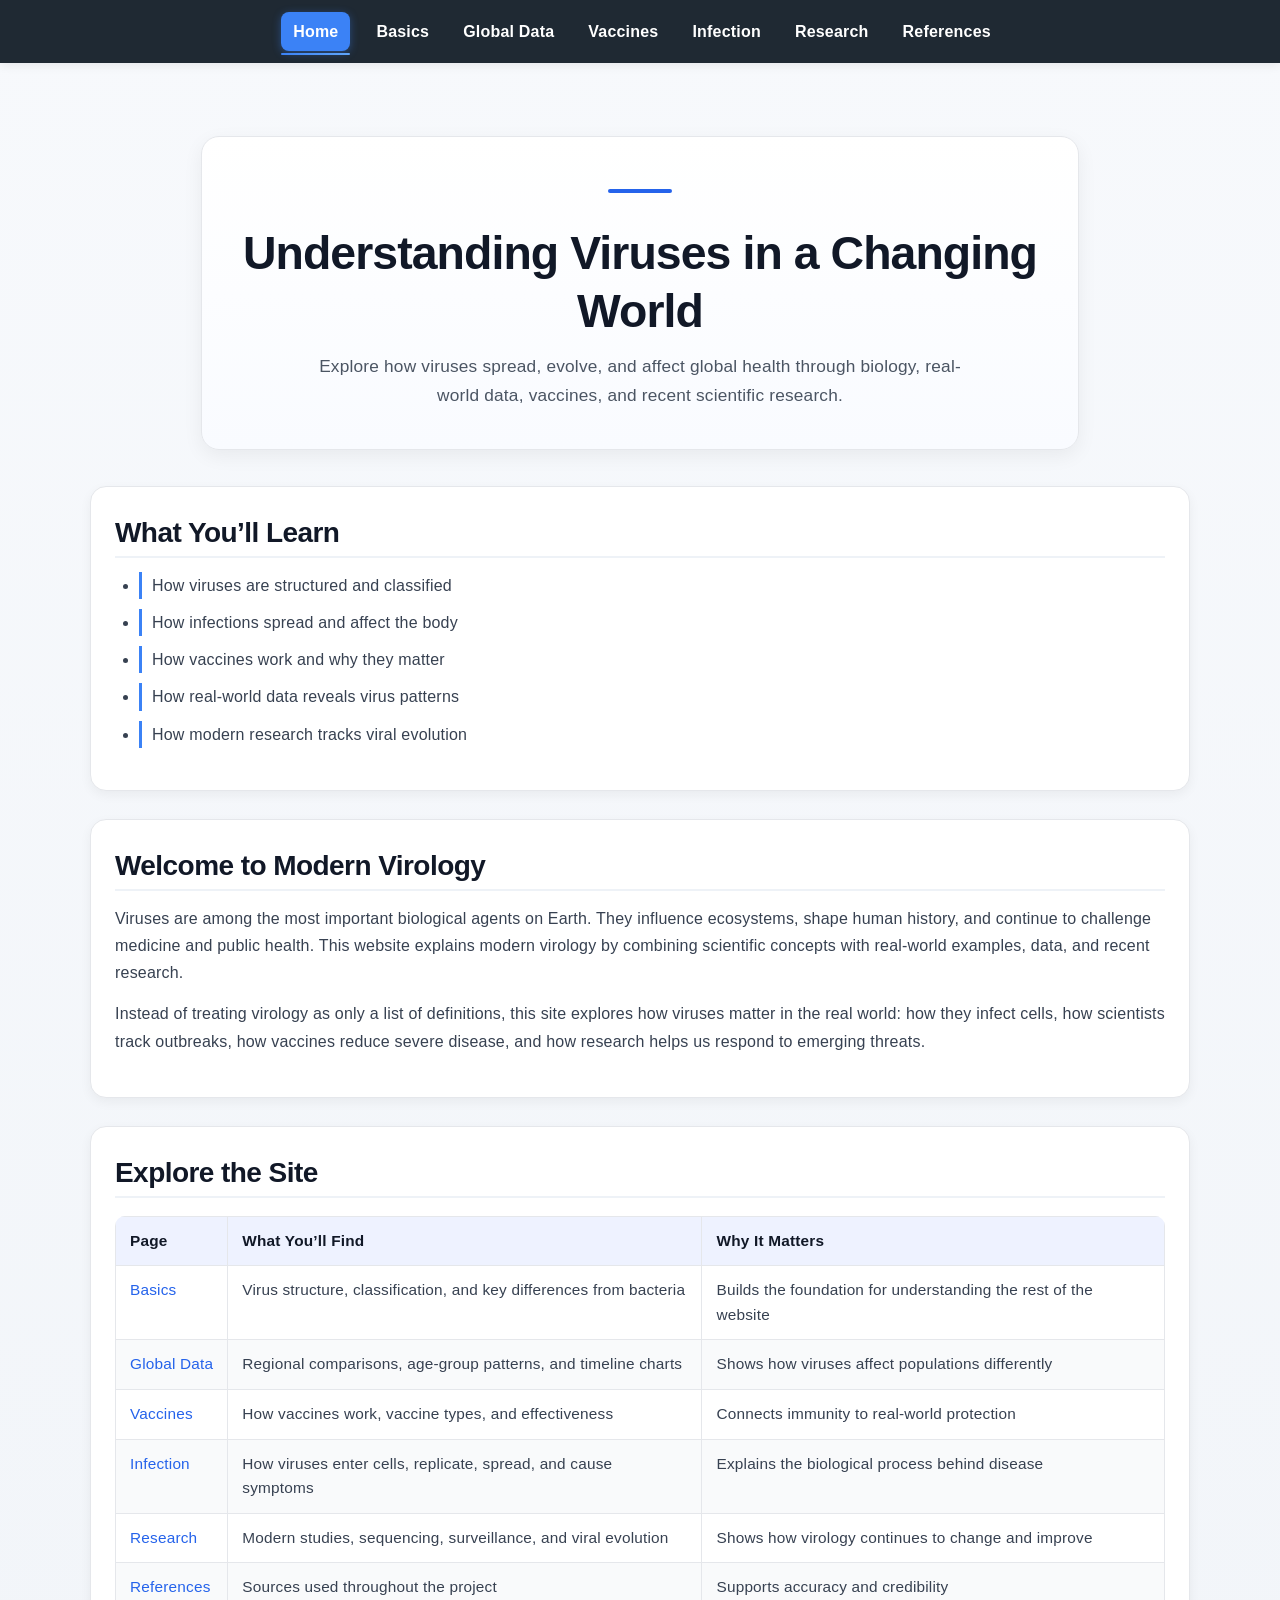
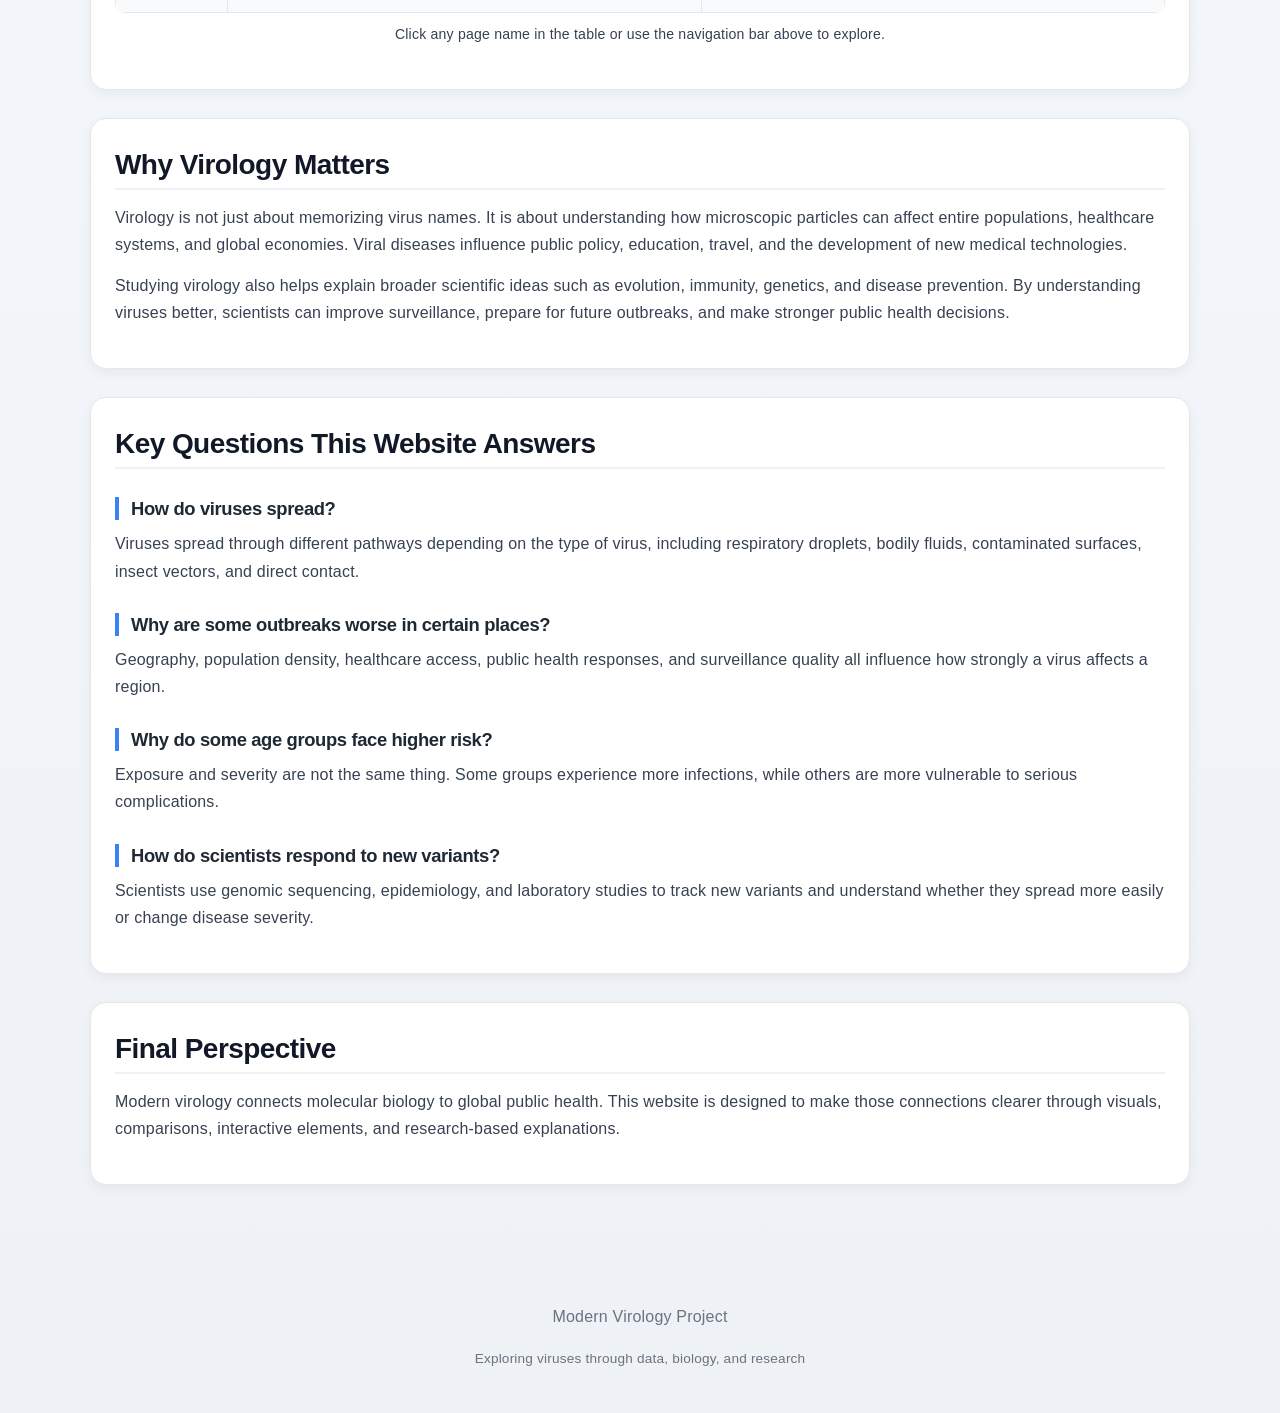
<file: index.html>
<!DOCTYPE html>
<html lang="en">
<head>
  <meta charset="UTF-8" />
  <meta name="viewport" content="width=device-width, initial-scale=1.0" />
  <title>Modern Virology</title>
  <link rel="icon" type="image/png" href="images/favicon.png">
  <link rel="stylesheet" href="css/styles.css" />
</head>

<body>

  <nav>
    <a href="index.html" class="active">Home</a>
    <a href="pages/basics.html">Basics</a>
    <a href="pages/dashboard.html">Global Data</a>
    <a href="pages/vaccines.html">Vaccines</a>
    <a href="pages/infection.html">Infection</a>
    <a href="pages/research.html">Research</a>
    <a href="pages/references.html">References</a>
  </nav>

  <main>
    <header class="page-hero">
      <h1>Understanding Viruses in a Changing World</h1>
      <p class="hero-subtitle">
        Explore how viruses spread, evolve, and affect global health through biology, real-world data, vaccines, and recent scientific research.
      </p>
    </header>

    <section class="section-card">
      <h2>What You’ll Learn</h2>
      <ul class="styled-list">
        <li>How viruses are structured and classified</li>
        <li>How infections spread and affect the body</li>
        <li>How vaccines work and why they matter</li>
        <li>How real-world data reveals virus patterns</li>
        <li>How modern research tracks viral evolution</li>
      </ul>
    </section>

    <section class="section-card">
      <h2>Welcome to Modern Virology</h2>
      <p>
        Viruses are among the most important biological agents on Earth. They influence ecosystems, shape human history,
        and continue to challenge medicine and public health. This website explains modern virology by combining scientific
        concepts with real-world examples, data, and recent research.
      </p>
      <p>
        Instead of treating virology as only a list of definitions, this site explores how viruses matter in the real world:
        how they infect cells, how scientists track outbreaks, how vaccines reduce severe disease, and how research helps us
        respond to emerging threats.
      </p>
    </section>

    <section class="section-card">
      <h2>Explore the Site</h2>

      <table class="comparison-table">
        <thead>
          <tr>
            <th>Page</th>
            <th>What You’ll Find</th>
            <th>Why It Matters</th>
          </tr>
        </thead>
        <tbody>
          <tr>
            <td><a href="pages/basics.html">Basics</a></td>
            <td>Virus structure, classification, and key differences from bacteria</td>
            <td>Builds the foundation for understanding the rest of the website</td>
          </tr>
          <tr>
            <td><a href="pages/dashboard.html">Global Data</a></td>
            <td>Regional comparisons, age-group patterns, and timeline charts</td>
            <td>Shows how viruses affect populations differently</td>
          </tr>
          <tr>
            <td><a href="pages/vaccines.html">Vaccines</a></td>
            <td>How vaccines work, vaccine types, and effectiveness</td>
            <td>Connects immunity to real-world protection</td>
          </tr>
          <tr>
            <td><a href="pages/infection.html">Infection</a></td>
            <td>How viruses enter cells, replicate, spread, and cause symptoms</td>
            <td>Explains the biological process behind disease</td>
          </tr>
          <tr>
            <td><a href="pages/research.html">Research</a></td>
            <td>Modern studies, sequencing, surveillance, and viral evolution</td>
            <td>Shows how virology continues to change and improve</td>
          </tr>
          <tr>
            <td><a href="pages/references.html">References</a></td>
            <td>Sources used throughout the project</td>
            <td>Supports accuracy and credibility</td>
          </tr>
        </tbody>
      </table>

      <p class="image-caption">
        Click any page name in the table or use the navigation bar above to explore.
      </p>
    </section>

    <section class="section-card">
      <h2>Why Virology Matters</h2>
      <p>
        Virology is not just about memorizing virus names. It is about understanding how microscopic particles can affect
        entire populations, healthcare systems, and global economies. Viral diseases influence public policy, education,
        travel, and the development of new medical technologies.
      </p>
      <p>
        Studying virology also helps explain broader scientific ideas such as evolution, immunity, genetics, and disease
        prevention. By understanding viruses better, scientists can improve surveillance, prepare for future outbreaks, and
        make stronger public health decisions.
      </p>
    </section>

    <section class="section-card">
      <h2>Key Questions This Website Answers</h2>

      <h3>How do viruses spread?</h3>
      <p>
        Viruses spread through different pathways depending on the type of virus, including respiratory droplets, bodily fluids,
        contaminated surfaces, insect vectors, and direct contact.
      </p>

      <h3>Why are some outbreaks worse in certain places?</h3>
      <p>
        Geography, population density, healthcare access, public health responses, and surveillance quality all influence how
        strongly a virus affects a region.
      </p>

      <h3>Why do some age groups face higher risk?</h3>
      <p>
        Exposure and severity are not the same thing. Some groups experience more infections, while others are more vulnerable
        to serious complications.
      </p>

      <h3>How do scientists respond to new variants?</h3>
      <p>
        Scientists use genomic sequencing, epidemiology, and laboratory studies to track new variants and understand whether
        they spread more easily or change disease severity.
      </p>
    </section>

    <section class="section-card">
      <h2>Final Perspective</h2>
      <p>
        Modern virology connects molecular biology to global public health. This website is designed to make those connections
        clearer through visuals, comparisons, interactive elements, and research-based explanations.
      </p>
    </section>
  </main>
  <footer class="footer">
      <p>Modern Virology Project</p>
      <p class="footer-sub">Exploring viruses through data, biology, and research</p>
  </footer>
  <script src="js/script.js"></script>
</body>
</html>
</file>
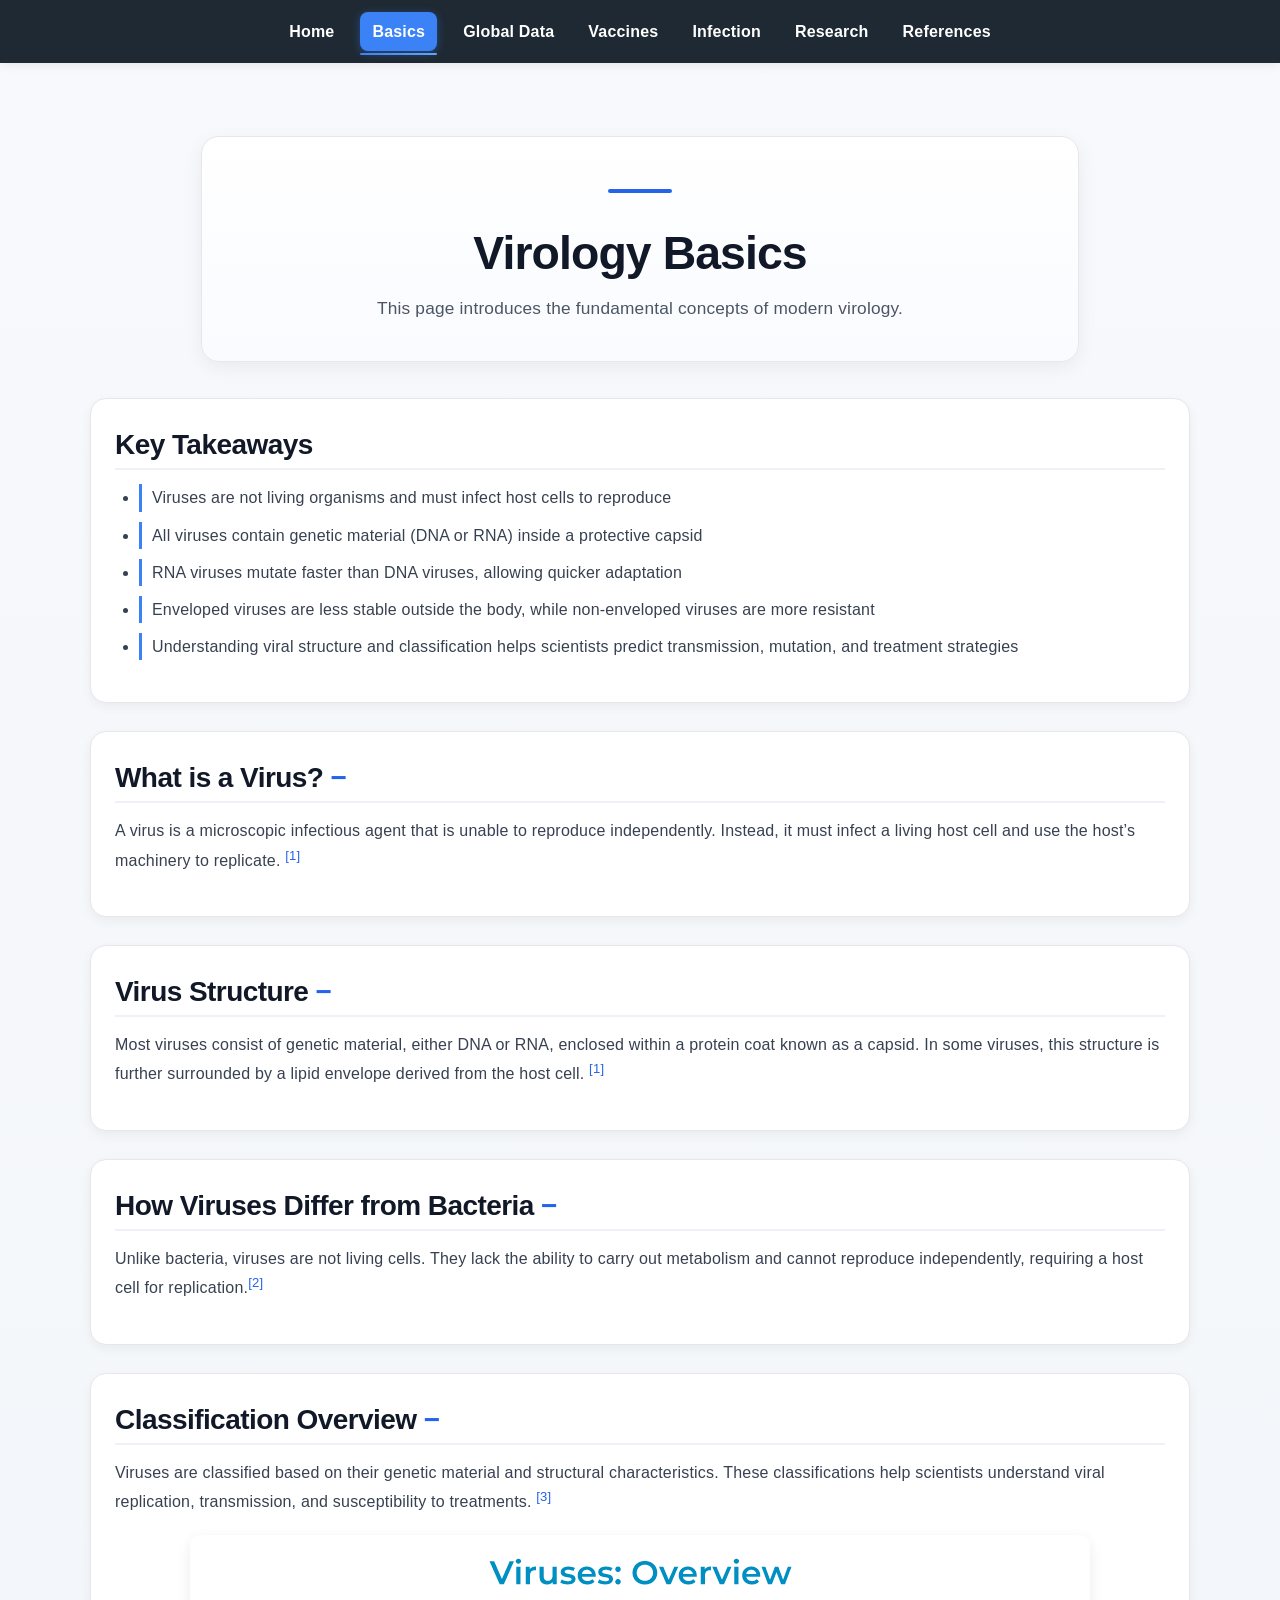
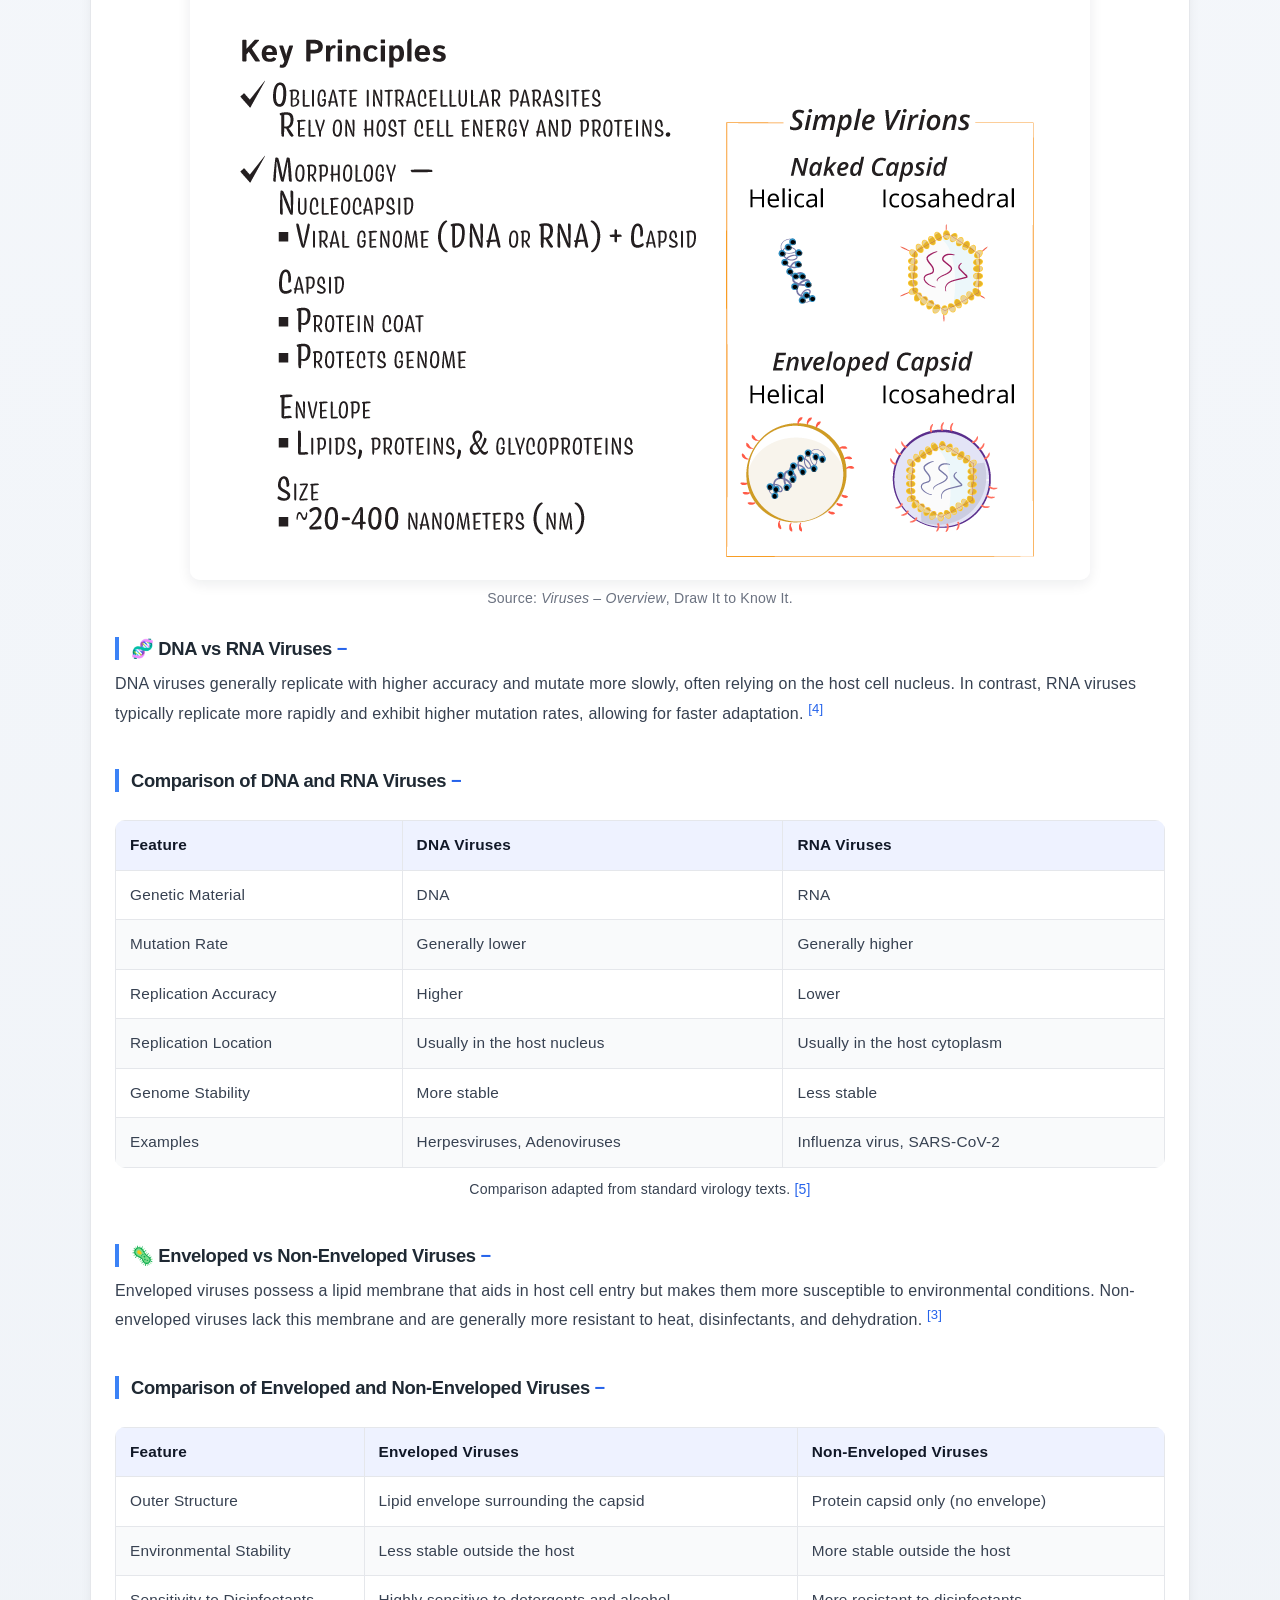
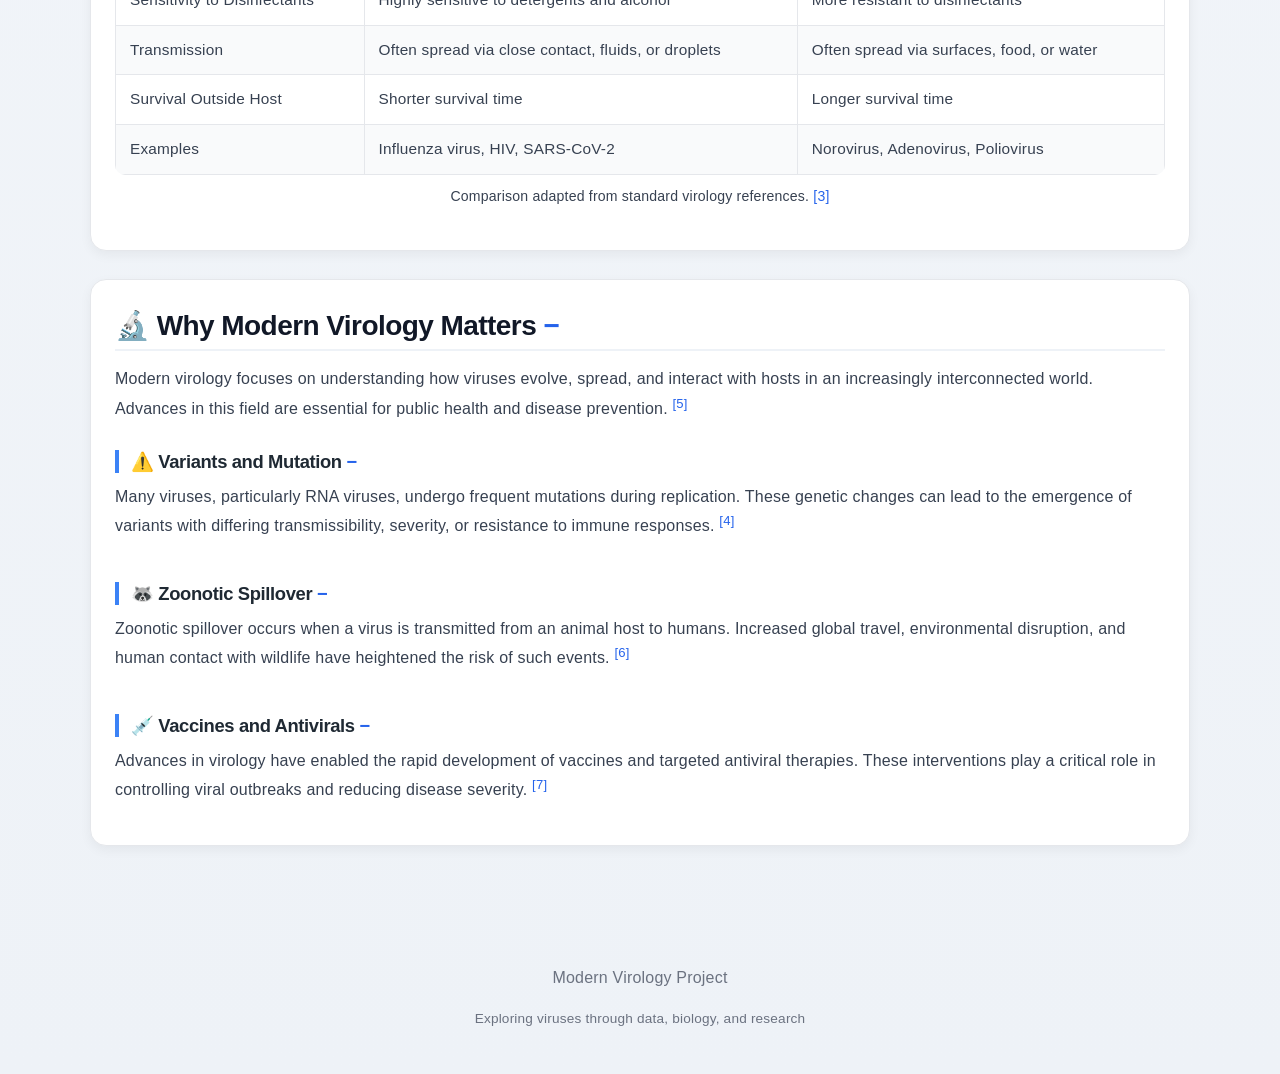
<file: pages/basics.html>
<!DOCTYPE html>
<html lang="en">
<head>
    <meta charset="UTF-8">
    <meta name="viewport" content="width=device-width, initial-scale=1.0">
    <title>Virology Basics</title>
    <link rel="icon" type="image/png" href="../images/favicon.png">
    <link rel="stylesheet" href="../css/styles.css">
</head>
<body>
    <nav>
        <a href="../index.html">Home</a>
        <a href="basics.html" class="active">Basics</a>
        <a href="dashboard.html">Global Data</a>
        <a href="vaccines.html">Vaccines</a>
        <a href="infection.html">Infection</a>
        <a href="research.html">Research</a>
        <a href="references.html">References</a>
    </nav>
<main>
  <header class="page-hero">
    <h1>Virology Basics</h1>
    <p class="hero-subtitle">
      This page introduces the fundamental concepts of modern virology.
    </p>
  </header>

    <div class="section-card">
    <h2>Key Takeaways</h2>
    <ul class="styled-list">
      <li>Viruses are not living organisms and must infect host cells to reproduce</li>
      <li>All viruses contain genetic material (DNA or RNA) inside a protective capsid</li>
      <li>RNA viruses mutate faster than DNA viruses, allowing quicker adaptation</li>
      <li>Enveloped viruses are less stable outside the body, while non-enveloped viruses are more resistant</li>
      <li>Understanding viral structure and classification helps scientists predict transmission, mutation, and treatment strategies</li>
    </ul>
  </div>

  <section class="section-card">
    <h2 class="collapsible-title open">What is a Virus?</h2>
    <div class="collapsible-content open">
      <p>
        A virus is a microscopic infectious agent that is unable to reproduce
        independently. Instead, it must infect a living host cell and use the
        host’s machinery to replicate. <a href="references.html#ref-1" class="citation">[1]</a>
      </p>
    </div>
  </section>

  <section class="section-card">
    <h2 class="collapsible-title open">Virus Structure</h2>
    <div class="collapsible-content open">
      <p>
        Most viruses consist of genetic material, either DNA or RNA, enclosed
        within a protein coat known as a capsid. In some viruses, this structure
        is further surrounded by a lipid envelope derived from the host cell.
        <a href="references.html#ref-1" class="citation">[1]</a>
      </p>
    </div>
  </section>

  <section class="section-card">
    <h2 class="collapsible-title open">How Viruses Differ from Bacteria</h2>
    <div class="collapsible-content open">
      <p>
        Unlike bacteria, viruses are not living cells. They lack the ability to
        carry out metabolism and cannot reproduce independently, requiring a
        host cell for replication.<a href="references.html#ref-2" class="citation">[2]</a>
      </p>
    </div>
  </section>

  <section class="section-card">
    <h2 class="collapsible-title open">Classification Overview</h2>
    <div class="collapsible-content open">
      <p>
        Viruses are classified based on their genetic material and structural
        characteristics. These classifications help scientists understand viral
        replication, transmission, and susceptibility to treatments.
        <a href="references.html#ref-3" class="citation">[3]</a>
      </p>

      <figure class="figure">
        <img
          src="../images/virus-classification.png"
          alt="Diagram comparing DNA and RNA viruses and enveloped versus non-enveloped viruses"
          class="classification-image"
        >
        <figcaption class="image-caption">
          Source: <em>Viruses – Overview</em>, Draw It to Know It.
        </figcaption>
      </figure>

      <h3 class="collapsible-title open">🧬 DNA vs RNA Viruses</h3>
      <div class="collapsible-content open">
        <p>
          DNA viruses generally replicate with higher accuracy and mutate more
          slowly, often relying on the host cell nucleus. In contrast, RNA viruses
          typically replicate more rapidly and exhibit higher mutation rates,
          allowing for faster adaptation. <a href="references.html#ref-4" class="citation">[4]</a>
        </p>
      </div>

      <h3 class="collapsible-title open">Comparison of DNA and RNA Viruses</h3>
      <div class="collapsible-content open">
        <table class="comparison-table">
          <thead>
            <tr>
              <th>Feature</th>
              <th>DNA Viruses</th>
              <th>RNA Viruses</th>
            </tr>
          </thead>
          <tbody>
            <tr>
              <td>Genetic Material</td>
              <td>DNA</td>
              <td>RNA</td>
            </tr>
            <tr>
              <td>Mutation Rate</td>
              <td>Generally lower</td>
              <td>Generally higher</td>
            </tr>
            <tr>
              <td>Replication Accuracy</td>
              <td>Higher</td>
              <td>Lower</td>
            </tr>
            <tr>
              <td>Replication Location</td>
              <td>Usually in the host nucleus</td>
              <td>Usually in the host cytoplasm</td>
            </tr>
            <tr>
              <td>Genome Stability</td>
              <td>More stable</td>
              <td>Less stable</td>
            </tr>
            <tr>
              <td>Examples</td>
              <td>Herpesviruses, Adenoviruses</td>
              <td>Influenza virus, SARS-CoV-2</td>
            </tr>
          </tbody>
        </table>

        <p class="image-caption">
          Comparison adapted from standard virology texts. <a href="references.html#ref-5">[5]</a>
        </p>
      </div>

      <h3 class="collapsible-title open">🦠 Enveloped vs Non-Enveloped Viruses</h3>
      <div class="collapsible-content open">
        <p>
          Enveloped viruses possess a lipid membrane that aids in host cell entry
          but makes them more susceptible to environmental conditions. Non-enveloped
          viruses lack this membrane and are generally more resistant to heat,
          disinfectants, and dehydration. <a href="references.html#ref-3" class="citation">[3]</a>
        </p>
      </div>

      <h3 class="collapsible-title open">Comparison of Enveloped and Non-Enveloped Viruses</h3>
      <div class="collapsible-content open">
        <table class="comparison-table">
          <thead>
            <tr>
              <th>Feature</th>
              <th>Enveloped Viruses</th>
              <th>Non-Enveloped Viruses</th>
            </tr>
          </thead>
          <tbody>
            <tr>
              <td>Outer Structure</td>
              <td>Lipid envelope surrounding the capsid</td>
              <td>Protein capsid only (no envelope)</td>
            </tr>
            <tr>
              <td>Environmental Stability</td>
              <td>Less stable outside the host</td>
              <td>More stable outside the host</td>
            </tr>
            <tr>
              <td>Sensitivity to Disinfectants</td>
              <td>Highly sensitive to detergents and alcohol</td>
              <td>More resistant to disinfectants</td>
            </tr>
            <tr>
              <td>Transmission</td>
              <td>Often spread via close contact, fluids, or droplets</td>
              <td>Often spread via surfaces, food, or water</td>
            </tr>
            <tr>
              <td>Survival Outside Host</td>
              <td>Shorter survival time</td>
              <td>Longer survival time</td>
            </tr>
            <tr>
              <td>Examples</td>
              <td>Influenza virus, HIV, SARS-CoV-2</td>
              <td>Norovirus, Adenovirus, Poliovirus</td>
            </tr>
          </tbody>
        </table>

        <p class="image-caption">
          Comparison adapted from standard virology references.
          <a href="references.html#ref-3">[3]</a>
        </p>
      </div>
    </div>
  </section>

  <section class="section-card">
    <h2 class="collapsible-title open">🔬 Why Modern Virology Matters</h2>
    <div class="collapsible-content open">
      <p>
        Modern virology focuses on understanding how viruses evolve, spread, and
        interact with hosts in an increasingly interconnected world. Advances in
        this field are essential for public health and disease prevention.
        <a href="references.html#ref-5" class="citation">[5]</a>
      </p>

      <h3 class="collapsible-title open">⚠️ Variants and Mutation</h3>
      <div class="collapsible-content open">
        <p>
          Many viruses, particularly RNA viruses, undergo frequent mutations during
          replication. These genetic changes can lead to the emergence of variants
          with differing transmissibility, severity, or resistance to immune responses.
          <a href="references.html#ref-4" class="citation">[4]</a>
        </p>
      </div>

      <h3 class="collapsible-title open">🦝 Zoonotic Spillover</h3>
      <div class="collapsible-content open">
        <p>
          Zoonotic spillover occurs when a virus is transmitted from an animal host
          to humans. Increased global travel, environmental disruption, and human
          contact with wildlife have heightened the risk of such events.
          <a href="references.html#ref-6" class="citation">[6]</a>
        </p>
      </div>

      <h3 class="collapsible-title open">💉 Vaccines and Antivirals</h3>
      <div class="collapsible-content open">
        <p>
          Advances in virology have enabled the rapid development of vaccines and
          targeted antiviral therapies. These interventions play a critical role in
          controlling viral outbreaks and reducing disease severity.
          <a href="references.html#ref-7" class="citation">[7]</a>
        </p>
      </div>
    </div>
  </section>
</main>
  <footer class="footer">
      <p>Modern Virology Project</p>
      <p class="footer-sub">Exploring viruses through data, biology, and research</p>
  </footer>
  <script src="../js/script.js"></script>
</body>
</html>
</file>
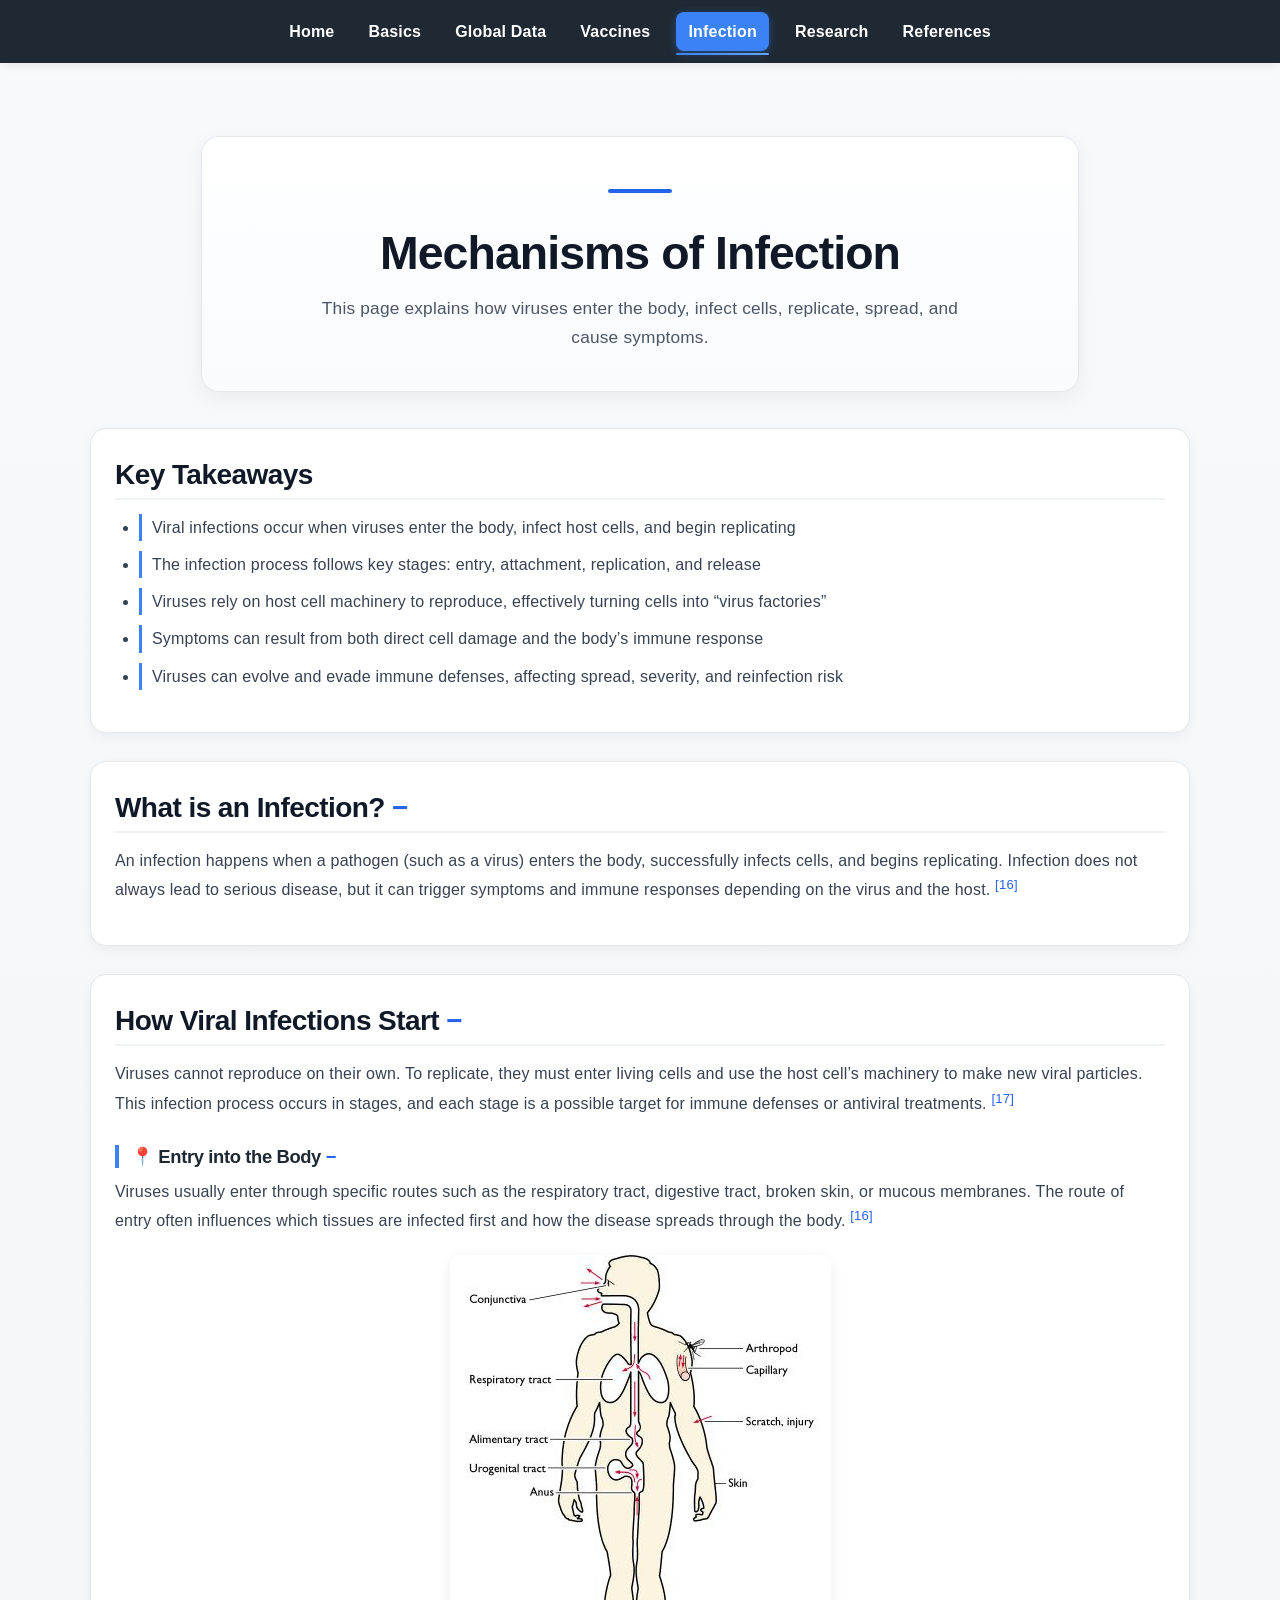
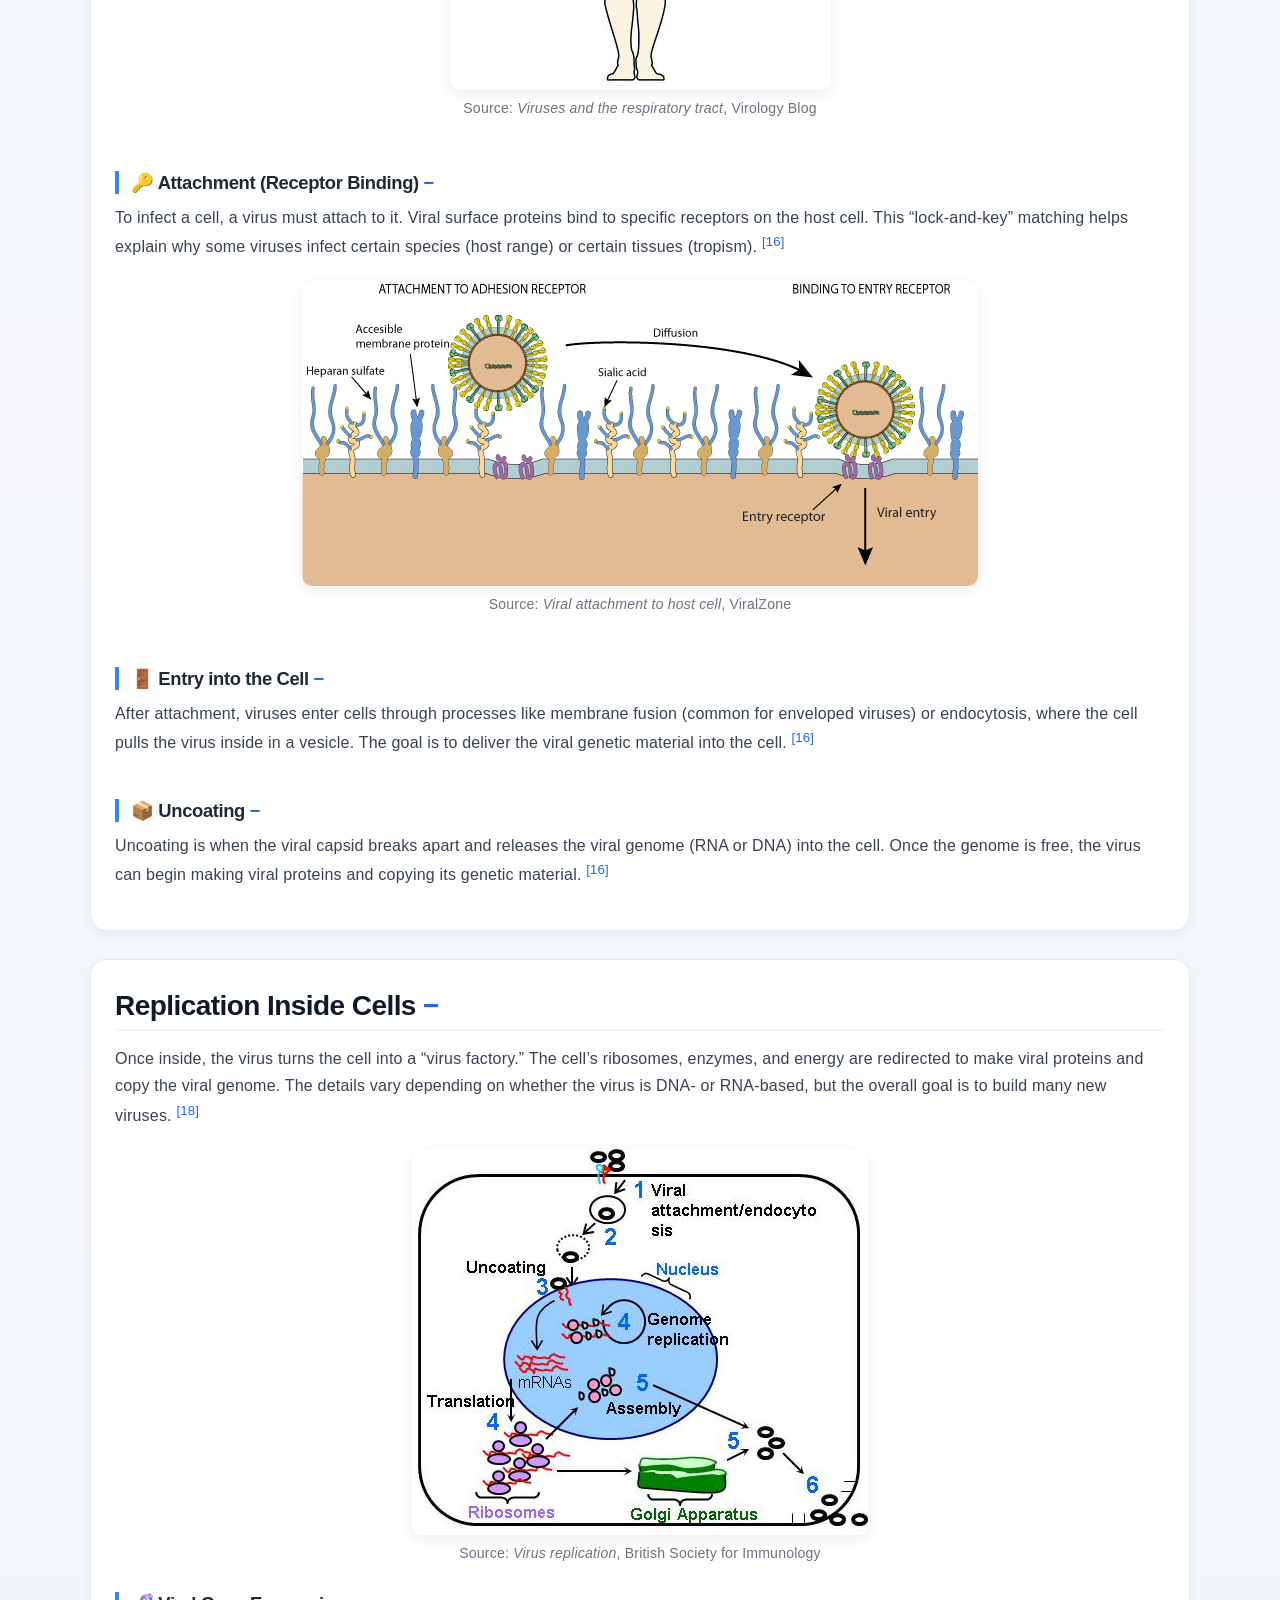
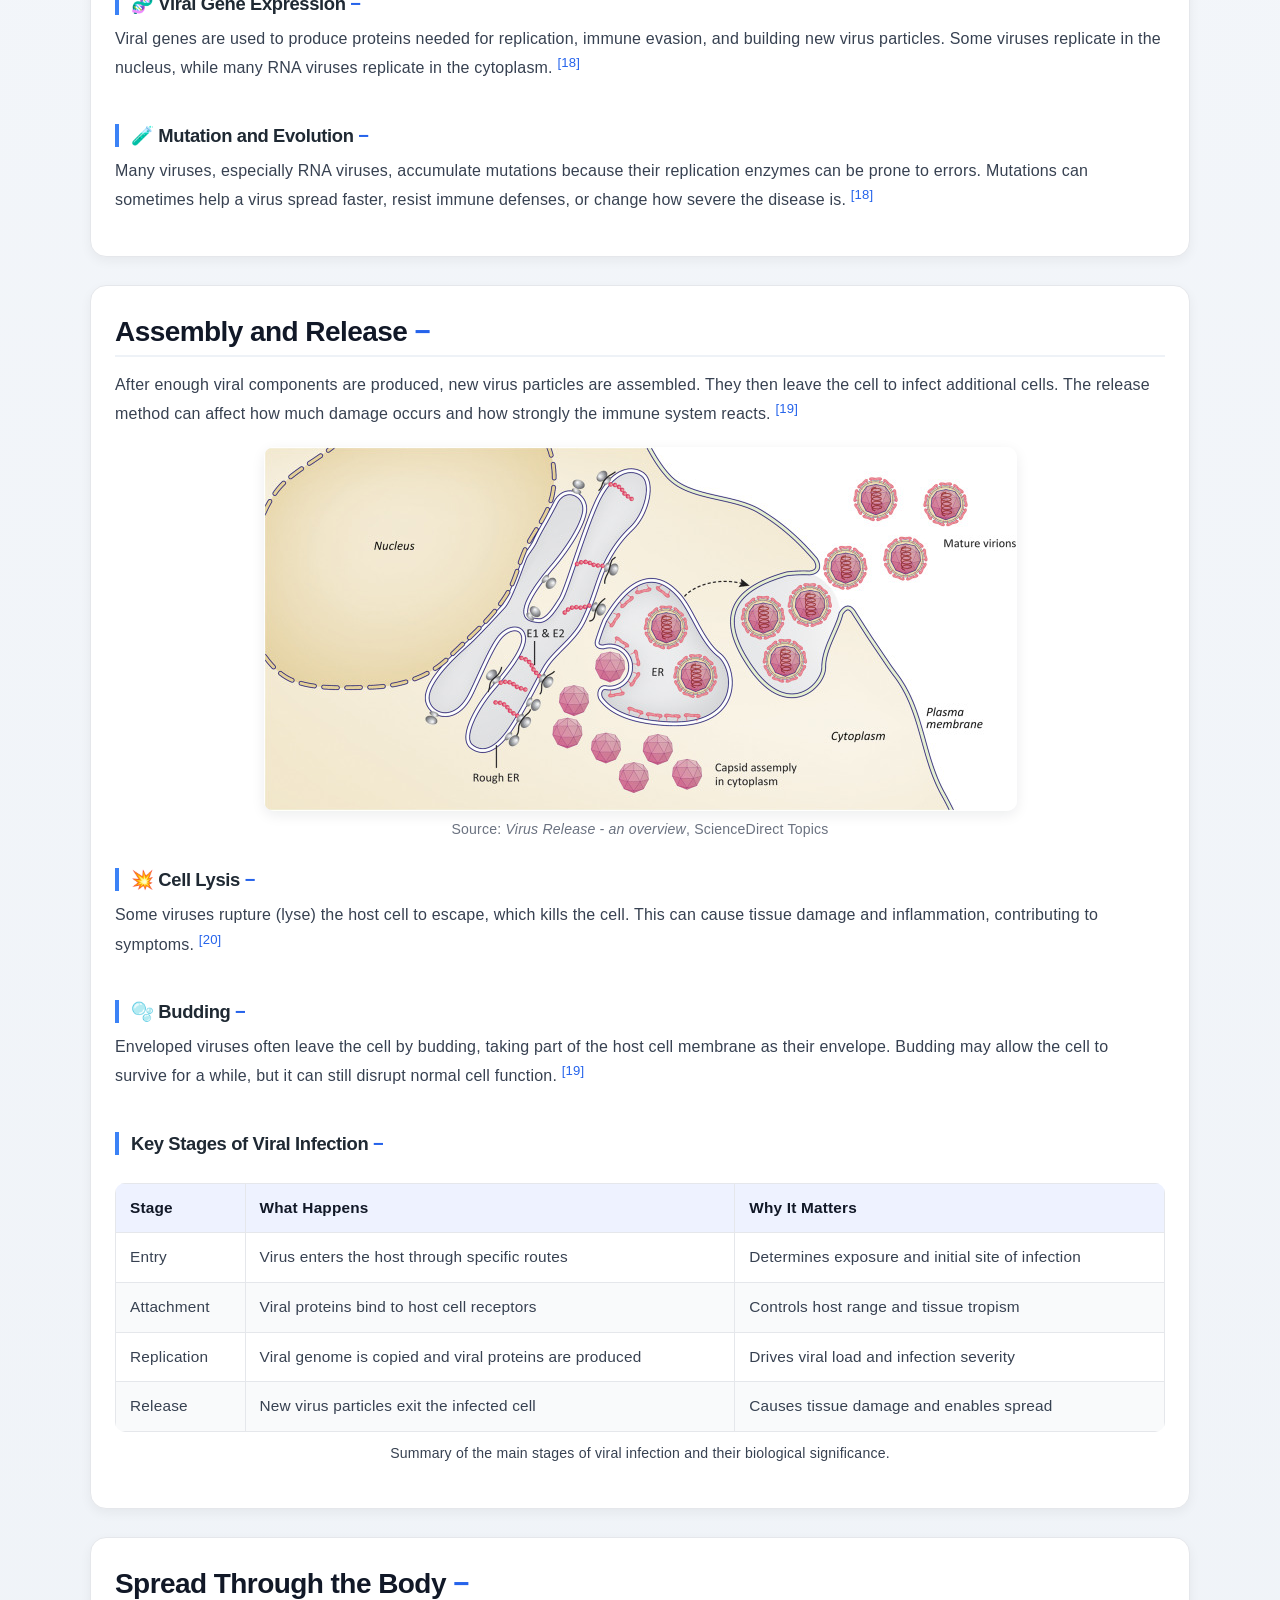
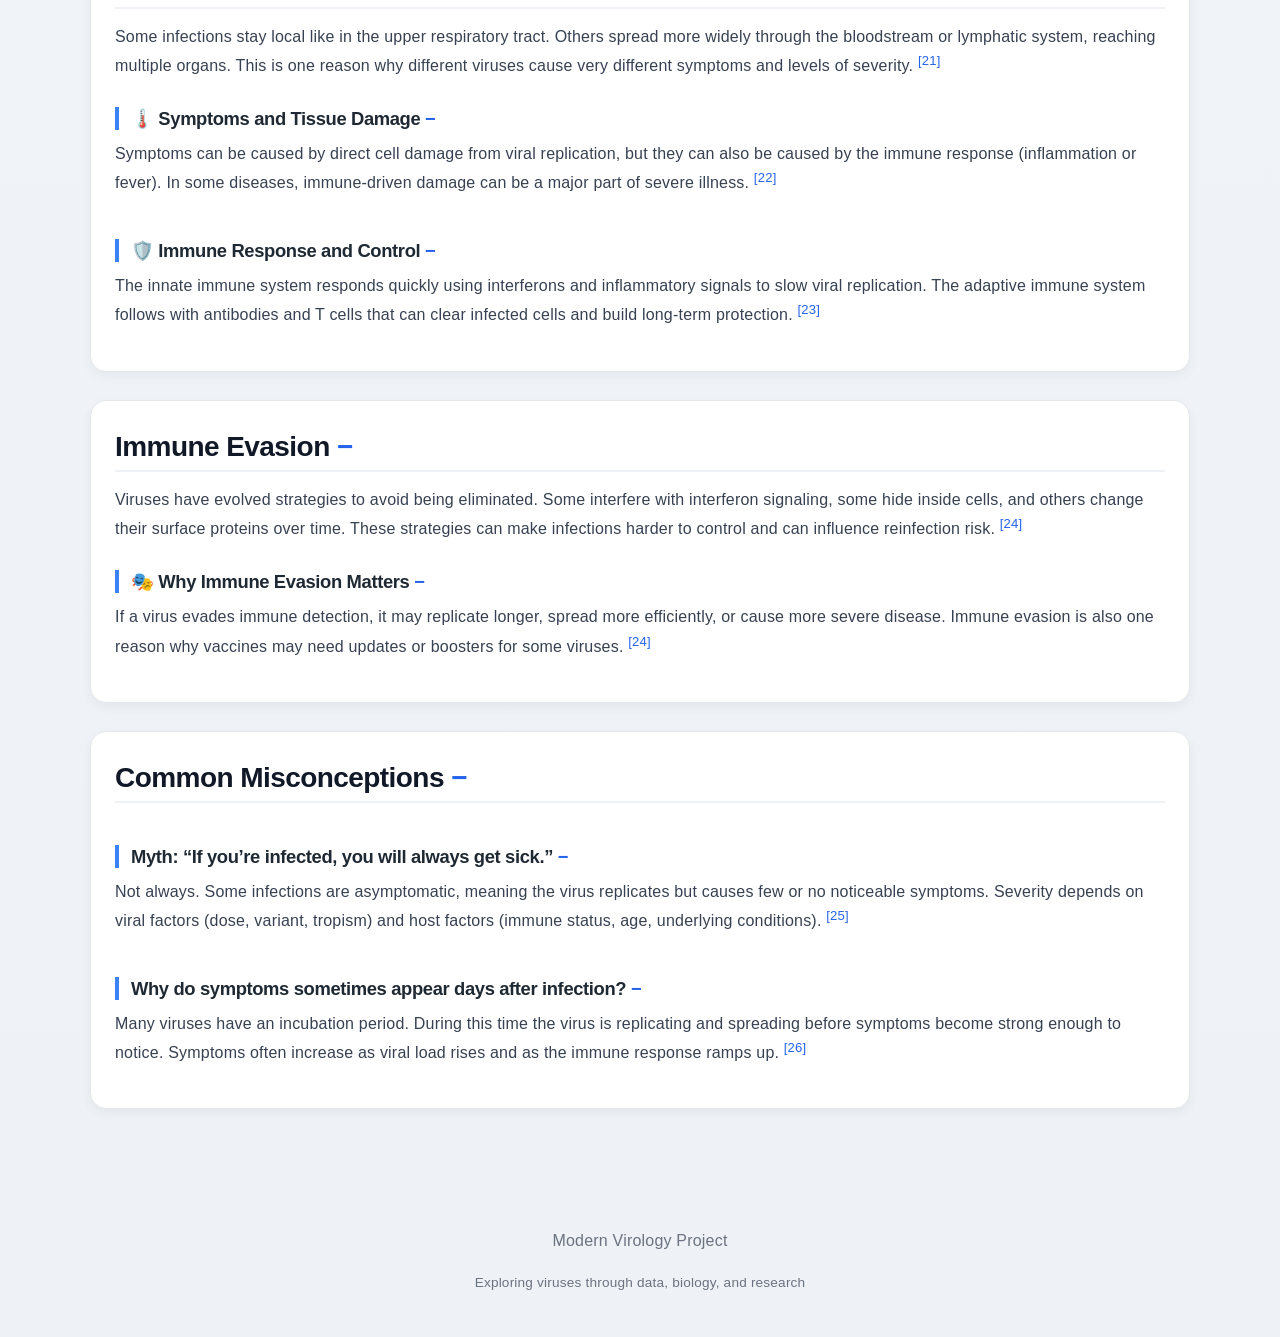
<file: pages/infection.html>
<!DOCTYPE html>
<html lang="en">
<head>
  <meta charset="UTF-8" />
  <meta name="viewport" content="width=device-width, initial-scale=1.0" />
  <title>Infection</title>
  <link rel="icon" type="image/png" href="../images/favicon.png">
  <link rel="stylesheet" href="../css/styles.css" />
</head>

<body>
  <nav>
    <a href="../index.html">Home</a>
    <a href="basics.html">Basics</a>
    <a href="dashboard.html">Global Data</a>
    <a href="vaccines.html">Vaccines</a>
    <a href="infection.html" class="active">Infection</a>
    <a href="research.html">Research</a>
    <a href="references.html">References</a>
  </nav>

<main>
  <header class="page-hero">
    <h1>Mechanisms of Infection</h1>
    <p class="hero-subtitle">
      This page explains how viruses enter the body, infect cells, replicate, spread, and cause symptoms.
    </p>
  </header>

    <div class="section-card">
    <h2>Key Takeaways</h2>
    <ul class="styled-list">
      <li>Viral infections occur when viruses enter the body, infect host cells, and begin replicating</li>
      <li>The infection process follows key stages: entry, attachment, replication, and release</li>
      <li>Viruses rely on host cell machinery to reproduce, effectively turning cells into “virus factories”</li>
      <li>Symptoms can result from both direct cell damage and the body’s immune response</li>
      <li>Viruses can evolve and evade immune defenses, affecting spread, severity, and reinfection risk</li>
    </ul>
  </div>

  <section class="section-card">
    <h2 class="collapsible-title open">What is an Infection?</h2>
    <div class="collapsible-content open">
      <p>
        An infection happens when a pathogen (such as a virus) enters the body, successfully infects cells, and begins
        replicating. Infection does not always lead to serious disease, but it can trigger symptoms and immune
        responses depending on the virus and the host.
        <a href="references.html#ref-16" class="citation">[16]</a>
      </p>
    </div>
  </section>

  <section class="section-card">
    <h2 class="collapsible-title open">How Viral Infections Start</h2>
    <div class="collapsible-content open">
      <p>
        Viruses cannot reproduce on their own. To replicate, they must enter living cells and use the host cell’s
        machinery to make new viral particles. This infection process occurs in stages, and each stage is a possible
        target for immune defenses or antiviral treatments.
        <a href="references.html#ref-17" class="citation">[17]</a>
      </p>

      <h3 class="collapsible-title open">📍 Entry into the Body</h3>
      <div class="collapsible-content open">
        <p>
          Viruses usually enter through specific routes such as the respiratory tract, digestive tract, broken skin, or
          mucous membranes. The route of entry often influences which tissues are infected first and how the disease
          spreads through the body.
          <a href="references.html#ref-16" class="citation">[16]</a>
        </p>

        <figure class="figure">
          <img
            src="../images/virus-entry.jpg"
            alt="Diagram showing common routes of viral entry into the human body"
            class="classification-image"
          >
          <figcaption class="image-caption">
            Source: <em>Viruses and the respiratory tract</em>, Virology Blog
          </figcaption>
        </figure>
      </div>

      <h3 class="collapsible-title open">🔑 Attachment (Receptor Binding)</h3>
      <div class="collapsible-content open">
        <p>
          To infect a cell, a virus must attach to it. Viral surface proteins bind to specific receptors on the host cell.
          This “lock-and-key” matching helps explain why some viruses infect certain species (host range) or certain
          tissues (tropism).
          <a href="references.html#ref-16" class="citation">[16]</a>
        </p>

        <figure class="figure">
          <img
            src="../images/receptor-binding.jpg"
            alt="Diagram showing a virus attaching to specific receptors on a host cell"
            class="classification-image"
          >
          <figcaption class="image-caption">
            Source: <em>Viral attachment to host cell</em>, ViralZone
          </figcaption>
        </figure>
      </div>

      <h3 class="collapsible-title open">🚪 Entry into the Cell</h3>
      <div class="collapsible-content open">
        <p>
          After attachment, viruses enter cells through processes like membrane fusion (common for enveloped viruses) or
          endocytosis, where the cell pulls the virus inside in a vesicle. The goal is to deliver the viral genetic
          material into the cell.
          <a href="references.html#ref-16" class="citation">[16]</a>
        </p>
      </div>

      <h3 class="collapsible-title open">📦 Uncoating</h3>
      <div class="collapsible-content open">
        <p>
          Uncoating is when the viral capsid breaks apart and releases the viral genome (RNA or DNA) into the cell. Once
          the genome is free, the virus can begin making viral proteins and copying its genetic material.
          <a href="references.html#ref-16" class="citation">[16]</a>
        </p>
      </div>
    </div>
  </section>

  <section class="section-card">
    <h2 class="collapsible-title open">Replication Inside Cells</h2>
    <div class="collapsible-content open">
      <p>
        Once inside, the virus turns the cell into a “virus factory.” The cell’s ribosomes, enzymes, and energy are
        redirected to make viral proteins and copy the viral genome. The details vary depending on whether the virus is
        DNA- or RNA-based, but the overall goal is to build many new viruses.
        <a href="references.html#ref-18" class="citation">[18]</a>
      </p>

      <figure class="figure">
        <img
          src="../images/virus-replication.jpg"
          alt="Diagram of a general viral replication cycle inside a host cell"
          class="classification-image"
        >
        <figcaption class="image-caption">
          Source: <em>Virus replication</em>, British Society for Immunology
        </figcaption>
      </figure>

      <h3 class="collapsible-title open">🧬 Viral Gene Expression</h3>
      <div class="collapsible-content open">
        <p>
          Viral genes are used to produce proteins needed for replication, immune evasion, and building new virus
          particles. Some viruses replicate in the nucleus, while many RNA viruses replicate in the cytoplasm.
          <a href="references.html#ref-18" class="citation">[18]</a>
        </p>
      </div>

      <h3 class="collapsible-title open">🧪 Mutation and Evolution</h3>
      <div class="collapsible-content open">
        <p>
          Many viruses, especially RNA viruses, accumulate mutations because their replication enzymes can be prone to errors.
          Mutations can sometimes help a virus spread faster, resist immune defenses, or change how severe the disease is.
          <a href="references.html#ref-18" class="citation">[18]</a>
        </p>
      </div>
    </div>
  </section>

  <section class="section-card">
    <h2 class="collapsible-title open">Assembly and Release</h2>
    <div class="collapsible-content open">
      <p>
        After enough viral components are produced, new virus particles are assembled. They then leave the cell to
        infect additional cells. The release method can affect how much damage occurs and how strongly the immune system
        reacts.
        <a href="references.html#ref-19" class="citation">[19]</a>
      </p>

      <figure class="figure">
        <img
          src="../images/virus-release.jpg"
          alt="Diagram comparing viral release by budding versus cell lysis"
          class="classification-image"
        >
        <figcaption class="image-caption">
          Source: <em>Virus Release - an overview</em>, ScienceDirect Topics
        </figcaption>
      </figure>

      <h3 class="collapsible-title open">💥 Cell Lysis</h3>
      <div class="collapsible-content open">
        <p>
          Some viruses rupture (lyse) the host cell to escape, which kills the cell. This can cause tissue damage and
          inflammation, contributing to symptoms.
          <a href="references.html#ref-20" class="citation">[20]</a>
        </p>
      </div>

      <h3 class="collapsible-title open">🫧 Budding</h3>
      <div class="collapsible-content open">
        <p>
          Enveloped viruses often leave the cell by budding, taking part of the host cell membrane as their envelope.
          Budding may allow the cell to survive for a while, but it can still disrupt normal cell function.
          <a href="references.html#ref-19" class="citation">[19]</a>
        </p>
      </div>

      <h3 class="collapsible-title open">Key Stages of Viral Infection</h3>
      <div class="collapsible-content open">
        <table class="comparison-table">
          <thead>
            <tr>
              <th>Stage</th>
              <th>What Happens</th>
              <th>Why It Matters</th>
            </tr>
          </thead>
          <tbody>
            <tr>
              <td>Entry</td>
              <td>Virus enters the host through specific routes</td>
              <td>Determines exposure and initial site of infection</td>
            </tr>
            <tr>
              <td>Attachment</td>
              <td>Viral proteins bind to host cell receptors</td>
              <td>Controls host range and tissue tropism</td>
            </tr>
            <tr>
              <td>Replication</td>
              <td>Viral genome is copied and viral proteins are produced</td>
              <td>Drives viral load and infection severity</td>
            </tr>
            <tr>
              <td>Release</td>
              <td>New virus particles exit the infected cell</td>
              <td>Causes tissue damage and enables spread</td>
            </tr>
          </tbody>
        </table>

        <p class="image-caption">
          Summary of the main stages of viral infection and their biological significance.
        </p>
      </div>
    </div>
  </section>

  <section class="section-card">
    <h2 class="collapsible-title open">Spread Through the Body</h2>
    <div class="collapsible-content open">
      <p>
        Some infections stay local like in the upper respiratory tract. Others spread more widely through the
        bloodstream or lymphatic system, reaching multiple organs. This is one reason why different viruses cause very
        different symptoms and levels of severity.
        <a href="references.html#ref-21" class="citation">[21]</a>
      </p>

      <h3 class="collapsible-title open">🌡️ Symptoms and Tissue Damage</h3>
      <div class="collapsible-content open">
        <p>
          Symptoms can be caused by direct cell damage from viral replication, but they can also be caused by the immune
          response (inflammation or fever). In some diseases, immune-driven damage can be a major
          part of severe illness.
          <a href="references.html#ref-22" class="citation">[22]</a>
        </p>
      </div>

      <h3 class="collapsible-title open">🛡️ Immune Response and Control</h3>
      <div class="collapsible-content open">
        <p>
          The innate immune system responds quickly using interferons and inflammatory signals to slow viral replication.
          The adaptive immune system follows with antibodies and T cells that can clear infected cells and build long-term
          protection.
          <a href="references.html#ref-23" class="citation">[23]</a>
        </p>
      </div>
    </div>
  </section>

  <section class="section-card">
    <h2 class="collapsible-title open">Immune Evasion</h2>
    <div class="collapsible-content open">
      <p>
        Viruses have evolved strategies to avoid being eliminated. Some interfere with interferon signaling, some hide
        inside cells, and others change their surface proteins over time. These strategies can make infections harder
        to control and can influence reinfection risk.
        <a href="references.html#ref-24" class="citation">[24]</a>
      </p>

      <h3 class="collapsible-title open">🎭 Why Immune Evasion Matters</h3>
      <div class="collapsible-content open">
        <p>
          If a virus evades immune detection, it may replicate longer, spread more efficiently, or cause more severe
          disease. Immune evasion is also one reason why vaccines may need updates or boosters for some viruses.
          <a href="references.html#ref-24" class="citation">[24]</a>
        </p>
      </div>
    </div>
  </section>

  <section class="section-card">
    <h2 class="collapsible-title open">Common Misconceptions</h2>
    <div class="collapsible-content open">
      <h3 class="collapsible-title open">Myth: “If you’re infected, you will always get sick.”</h3>
      <div class="collapsible-content open">
        <p>
          Not always. Some infections are asymptomatic, meaning the virus replicates but causes few or no noticeable
          symptoms. Severity depends on viral factors (dose, variant, tropism) and host factors (immune status, age,
          underlying conditions).
          <a href="references.html#ref-25" class="citation">[25]</a>
        </p>
      </div>

      <h3 class="collapsible-title open">Why do symptoms sometimes appear days after infection?</h3>
      <div class="collapsible-content open">
        <p>
          Many viruses have an incubation period. During this time the virus is replicating and spreading before symptoms
          become strong enough to notice. Symptoms often increase as viral load rises and as the immune response ramps up.
          <a href="references.html#ref-26" class="citation">[26]</a>
        </p>
      </div>
    </div>
  </section>
</main>
    <footer class="footer">
      <p>Modern Virology Project</p>
      <p class="footer-sub">Exploring viruses through data, biology, and research</p>
  </footer>
  <script src="../js/script.js"></script>
</body>
</html>
</file>
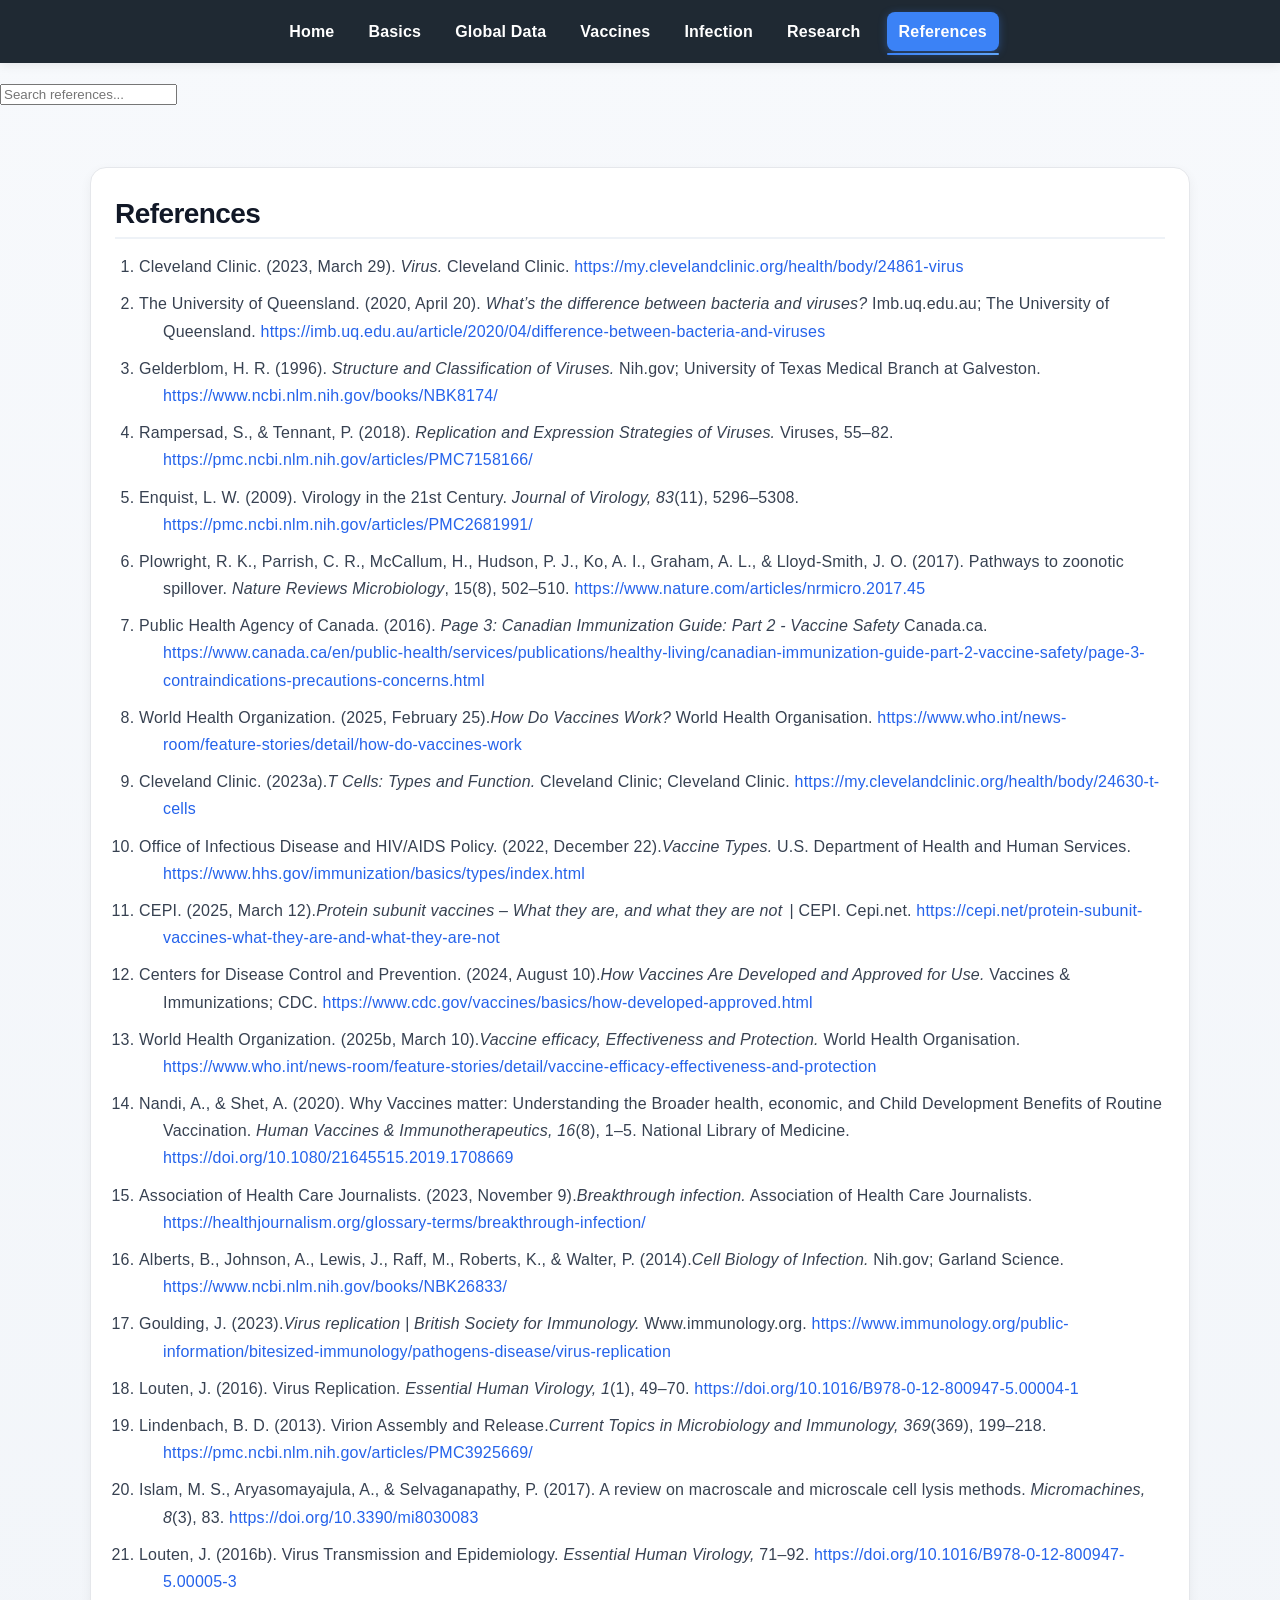
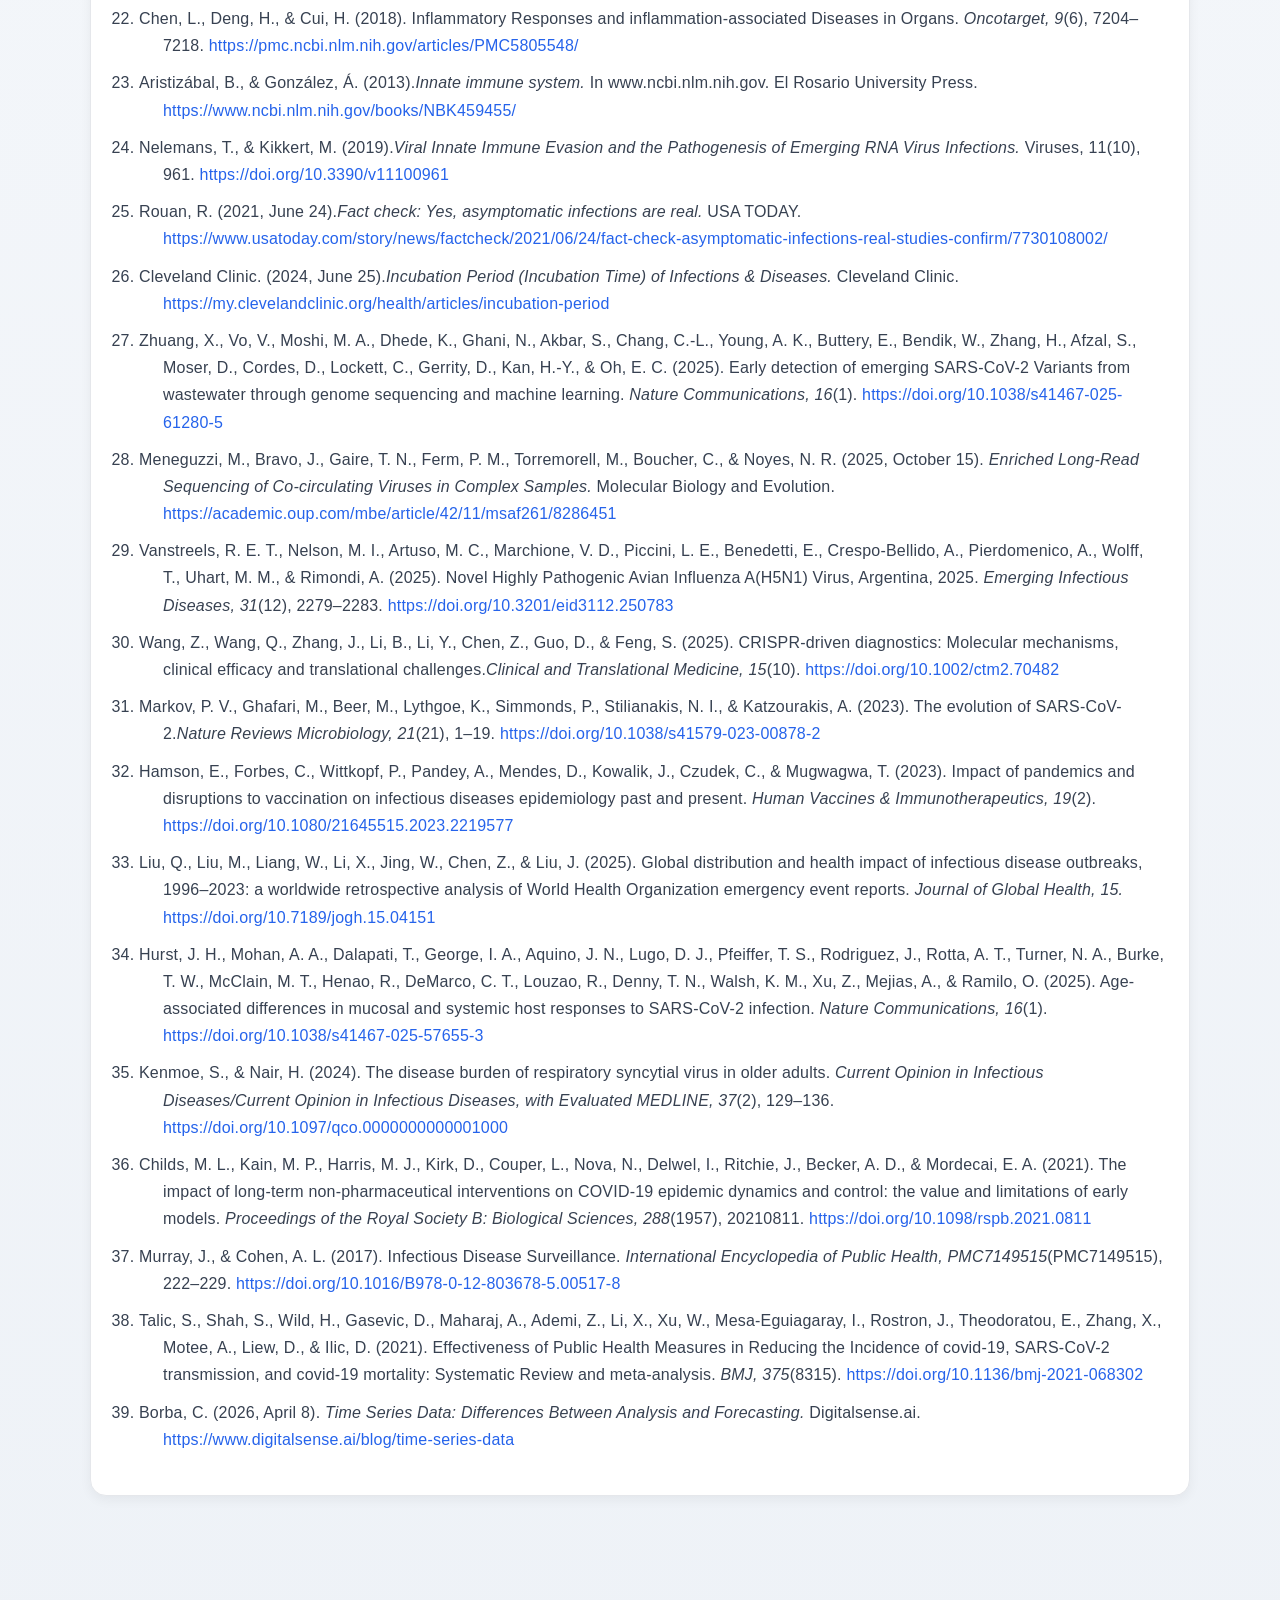
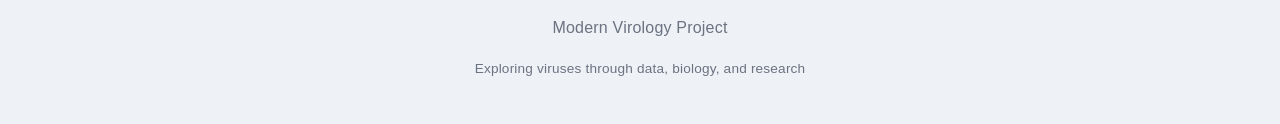
<file: pages/references.html>
<!DOCTYPE html>
<html lang="en">
    <input 
  type="text" 
  id="referenceSearch" 
  placeholder="Search references..."
>
<head>
    <meta charset="UTF-8">
    <meta name="viewport" content="width=device-width, initial-scale=1.0">
    <title>References</title>
    <link rel="icon" type="image/png" href="../images/favicon.png">
    <link rel="stylesheet" href="../css/styles.css">
</head>
<body>
    <nav>
        <a href="../index.html">Home</a>
        <a href="basics.html">Basics</a>
        <a href="dashboard.html">Global Data</a>
        <a href="vaccines.html">Vaccines</a>
        <a href="infection.html">Infection</a>
        <a href="research.html">Research</a>
        <a href="references.html" class="active">References</a>
    </nav>
  <main>
    <section class="section-card">
      <h2>References</h2>

        <ol>
        <li id="ref-1" class="reference-item">
            Cleveland Clinic. (2023, March 29). <em>Virus.</em> Cleveland Clinic.
            <a href="https://my.clevelandclinic.org/health/body/24861-virus"
                target="_blank"
                rel="noopener noreferrer"
            >
            https://my.clevelandclinic.org/health/body/24861-virus
            </a>
            
        </li>


        <li id="ref-2" class="reference-item">
            The University of Queensland. (2020, April 20). <em>What’s the difference between bacteria and viruses?</em> Imb.uq.edu.au; The University of Queensland.
            <a href="https://imb.uq.edu.au/article/2020/04/difference-between-bacteria-and-viruses"
                target="_blank"
                rel="noopener noreferrer"            
            >
            https://imb.uq.edu.au/article/2020/04/difference-between-bacteria-and-viruses
            </a>
        </li>

        <li id="ref-3" class="reference-item">
            Gelderblom, H. R. (1996). <em>Structure and Classification of Viruses.</em> Nih.gov; University of Texas Medical Branch at Galveston.
            <a href="https://www.ncbi.nlm.nih.gov/books/NBK8174/"
                target="_blank"
                rel="noopener noreferrer"            
            >
            https://www.ncbi.nlm.nih.gov/books/NBK8174/
            </a>
        </li>

        <li id="ref-4" class="reference-item">
            Rampersad, S., & Tennant, P. (2018). <em>Replication and Expression Strategies of Viruses.</em> Viruses, 55–82. 
            <a href="https://pmc.ncbi.nlm.nih.gov/articles/PMC7158166/"
                target="_blank"
                rel="noopener noreferrer"            
            >
            https://pmc.ncbi.nlm.nih.gov/articles/PMC7158166/
            </a>
        </li>

        <li id="ref-5" class="reference-item">
            Enquist, L. W. (2009). Virology in the 21st Century. <em>Journal of Virology, 83</em>(11), 5296–5308. 
            <a href="https://pmc.ncbi.nlm.nih.gov/articles/PMC2681991/"
                target="_blank"
                rel="noopener noreferrer"            
            >
            https://pmc.ncbi.nlm.nih.gov/articles/PMC2681991/
            </a>
        </li>

        <li id="ref-6" class="reference-item">
            Plowright, R. K., Parrish, C. R., McCallum, H., Hudson, P. J., Ko, A. I.,
            Graham, A. L., & Lloyd-Smith, J. O. (2017).
            Pathways to zoonotic spillover.
            <em>Nature Reviews Microbiology</em>, 15(8), 502–510.
            <a href="https://www.nature.com/articles/nrmicro.2017.45"
                target="_blank"
                rel="noopener noreferrer"            
            >
            https://www.nature.com/articles/nrmicro.2017.45
            </a>
        </li>

        <li id="ref-7" class="reference-item">
            Public Health Agency of Canada. (2016). <em>Page 3: Canadian Immunization Guide: Part 2 - Vaccine Safety</em> Canada.ca.
            <a href="https://www.canada.ca/en/public-health/services/publications/healthy-living/canadian-immunization-guide-part-2-vaccine-safety/page-3-contraindications-precautions-concerns.html"
                target="_blank"
                rel="noopener noreferrer"            
            >
            https://www.canada.ca/en/public-health/services/publications/healthy-living/canadian-immunization-guide-part-2-vaccine-safety/page-3-contraindications-precautions-concerns.html
            </a>
        </li>

        <li id="ref-8" class="reference-item">
            World Health Organization. (2025, February 25).<em>How Do Vaccines Work?</em>  World Health Organisation.
            <a href="https://www.who.int/news-room/feature-stories/detail/how-do-vaccines-work"
                target="_blank"
                rel="noopener noreferrer"            
            >
            https://www.who.int/news-room/feature-stories/detail/how-do-vaccines-work
            </a>
        </li>

        <li id="ref-9" class="reference-item">
            Cleveland Clinic. (2023a).<em>T Cells: Types and Function.</em>  Cleveland Clinic; Cleveland Clinic.
            <a href="https://my.clevelandclinic.org/health/body/24630-t-cells"
                target="_blank"
                rel="noopener noreferrer"            
            >
            https://my.clevelandclinic.org/health/body/24630-t-cells
            </a>
        </li>

        <li id="ref-10" class="reference-item">
            Office of Infectious Disease and HIV/AIDS Policy. (2022, December 22).<em>Vaccine Types.</em>  U.S. Department of Health and Human Services.
            <a href="https://www.hhs.gov/immunization/basics/types/index.html"
                target="_blank"
                rel="noopener noreferrer"            
            >
            https://www.hhs.gov/immunization/basics/types/index.html
            </a>
        </li>

        <li id="ref-11" class="reference-item">
            CEPI. (2025, March 12).<em>Protein subunit vaccines – What they are, and what they are not </em> | CEPI. Cepi.net.
            <a href="https://cepi.net/protein-subunit-vaccines-what-they-are-and-what-they-are-not"
                target="_blank"
                rel="noopener noreferrer"            
            >
            https://cepi.net/protein-subunit-vaccines-what-they-are-and-what-they-are-not
            </a>
        </li>

        <li id="ref-12" class="reference-item">
            Centers for Disease Control and Prevention. (2024, August 10).<em>How Vaccines Are Developed and Approved for Use.</em> Vaccines & Immunizations; CDC.
            <a href="https://www.cdc.gov/vaccines/basics/how-developed-approved.html"
                target="_blank"
                rel="noopener noreferrer"            
            >
            https://www.cdc.gov/vaccines/basics/how-developed-approved.html
            </a>
        </li>

        <li id="ref-13" class="reference-item">
            World Health Organization. (2025b, March 10).<em>Vaccine efficacy, Effectiveness and Protection.</em>  World Health Organisation.
            <a href="https://www.who.int/news-room/feature-stories/detail/vaccine-efficacy-effectiveness-and-protection"
                target="_blank"
                rel="noopener noreferrer"            
            >
            https://www.who.int/news-room/feature-stories/detail/vaccine-efficacy-effectiveness-and-protection
            </a>
        </li>

        <li id="ref-14" class="reference-item">
            Nandi, A., & Shet, A. (2020). Why Vaccines matter: Understanding the Broader health, economic, and Child Development Benefits of Routine Vaccination. <em>Human Vaccines & Immunotherapeutics, 16</em>(8), 1–5. National Library of Medicine. 
            <a href="https://doi.org/10.1080/21645515.2019.1708669"
                target="_blank"
                rel="noopener noreferrer"            
            >
            https://doi.org/10.1080/21645515.2019.1708669
            </a>
        </li>

        <li id="ref-15" class="reference-item">
            Association of Health Care Journalists. (2023, November 9).<em>Breakthrough infection.</em> Association of Health Care Journalists. 
            <a href="https://healthjournalism.org/glossary-terms/breakthrough-infection/"
                target="_blank"
                rel="noopener noreferrer"            
            >
            https://healthjournalism.org/glossary-terms/breakthrough-infection/
            </a>
        </li>

        <li id="ref-16" class="reference-item">
            Alberts, B., Johnson, A., Lewis, J., Raff, M., Roberts, K., & Walter, P. (2014).<em>Cell Biology of Infection.</em> Nih.gov; Garland Science. 
            <a href="https://www.ncbi.nlm.nih.gov/books/NBK26833/"
                target="_blank"
                rel="noopener noreferrer"            
            >
            https://www.ncbi.nlm.nih.gov/books/NBK26833/
            </a>
        </li>

        <li id="ref-17" class="reference-item">
            Goulding, J. (2023).<em>Virus replication | British Society for Immunology.</em> Www.immunology.org. 
            <a href="https://www.immunology.org/public-information/bitesized-immunology/pathogens-disease/virus-replication"
                target="_blank"
                rel="noopener noreferrer"            
            >
            https://www.immunology.org/public-information/bitesized-immunology/pathogens-disease/virus-replication
            </a>
        </li>

        <li id="ref-18" class="reference-item">
            Louten, J. (2016). Virus Replication. <em>Essential Human Virology, 1</em>(1), 49–70. 
            <a href="https://doi.org/10.1016/B978-0-12-800947-5.00004-1"
                target="_blank"
                rel="noopener noreferrer"            
            >
            https://doi.org/10.1016/B978-0-12-800947-5.00004-1
            </a>
        </li>

        <li id="ref-19" class="reference-item">
            Lindenbach, B. D. (2013). Virion Assembly and Release.<em>Current Topics in Microbiology and Immunology, 369</em>(369), 199–218. 
            <a href="https://pmc.ncbi.nlm.nih.gov/articles/PMC3925669/"
                target="_blank"
                rel="noopener noreferrer"            
            >
            https://pmc.ncbi.nlm.nih.gov/articles/PMC3925669/
            </a>
        </li>

        <li id="ref-20" class="reference-item">
            Islam, M. S., Aryasomayajula, A., & Selvaganapathy, P. (2017). A review on macroscale and microscale cell lysis methods. <em>Micromachines, 8</em>(3), 83. 
            <a href="https://doi.org/10.3390/mi8030083"
                target="_blank"
                rel="noopener noreferrer"            
            >
            https://doi.org/10.3390/mi8030083
            </a>
        </li>

        <li id="ref-21" class="reference-item">
            Louten, J. (2016b). Virus Transmission and Epidemiology. <em>Essential Human Virology,</em> 71–92. 
            <a href="https://doi.org/10.1016/B978-0-12-800947-5.00005-3"
                target="_blank"
                rel="noopener noreferrer"            
            >
            https://doi.org/10.1016/B978-0-12-800947-5.00005-3
            </a>
        </li>

        <li id="ref-22" class="reference-item">
            Chen, L., Deng, H., & Cui, H. (2018). Inflammatory Responses and inflammation-associated Diseases in Organs. <em>Oncotarget, 9</em>(6), 7204–7218. 
            <a href="https://pmc.ncbi.nlm.nih.gov/articles/PMC5805548/"
                target="_blank"
                rel="noopener noreferrer"            
            >
            https://pmc.ncbi.nlm.nih.gov/articles/PMC5805548/
            </a>
        </li>

        <li id="ref-23" class="reference-item">
            Aristizábal, B., & González, Á. (2013).<em>Innate immune system. </em> In www.ncbi.nlm.nih.gov. El Rosario University Press. 
            <a href="https://www.ncbi.nlm.nih.gov/books/NBK459455/"
                target="_blank"
                rel="noopener noreferrer"            
            >
            https://www.ncbi.nlm.nih.gov/books/NBK459455/ 
            </a>
        </li>

        <li id="ref-24" class="reference-item">
            Nelemans, T., & Kikkert, M. (2019).<em>Viral Innate Immune Evasion and the Pathogenesis of Emerging RNA Virus Infections.</em> Viruses, 11(10), 961. 
            <a href="https://doi.org/10.3390/v11100961"
                target="_blank"
                rel="noopener noreferrer"            
            >
            https://doi.org/10.3390/v11100961 
            </a>
        </li>

        <li id="ref-25" class="reference-item">
            Rouan, R. (2021, June 24).<em>Fact check: Yes, asymptomatic infections are real.</em> USA TODAY. 
            <a href="https://www.usatoday.com/story/news/factcheck/2021/06/24/fact-check-asymptomatic-infections-real-studies-confirm/7730108002/"
                target="_blank"
                rel="noopener noreferrer"            
            >
            https://www.usatoday.com/story/news/factcheck/2021/06/24/fact-check-asymptomatic-infections-real-studies-confirm/7730108002/ 
            </a>
        </li>

        <li id="ref-26" class="reference-item">
            Cleveland Clinic. (2024, June 25).<em>Incubation Period (Incubation Time) of Infections & Diseases.</em> Cleveland Clinic.  
            <a href="https://my.clevelandclinic.org/health/articles/incubation-period"
                target="_blank"
                rel="noopener noreferrer"            
            >
            https://my.clevelandclinic.org/health/articles/incubation-period 
            </a>
        </li>

        <li id="ref-27" class="reference-item">
            Zhuang, X., Vo, V., Moshi, M. A., Dhede, K., Ghani, N., Akbar, S., Chang, C.-L., Young, A. K., Buttery, E., Bendik, W., Zhang, H., Afzal, S., Moser, D., Cordes, D., Lockett, C., Gerrity, D., Kan, H.-Y., & Oh, E. C. (2025). Early detection of emerging SARS-CoV-2 Variants from wastewater through genome sequencing and machine learning. <em>Nature Communications, 16</em>(1). 
            <a href="https://doi.org/10.1038/s41467-025-61280-5"
                target="_blank"
                rel="noopener noreferrer"            
            >
            https://doi.org/10.1038/s41467-025-61280-5
            </a>
        </li>

        <li id="ref-28" class="reference-item">
            Meneguzzi, M., Bravo, J., Gaire, T. N., Ferm, P. M., Torremorell, M., Boucher, C., & Noyes, N. R. (2025, October 15). <em>Enriched Long-Read Sequencing of Co-circulating Viruses in Complex Samples.</em> Molecular Biology and Evolution.  
            <a href="https://academic.oup.com/mbe/article/42/11/msaf261/8286451"
                target="_blank"
                rel="noopener noreferrer"            
            >
            https://academic.oup.com/mbe/article/42/11/msaf261/8286451
            </a>
        </li>

        <li id="ref-29" class="reference-item">
            Vanstreels, R. E. T., Nelson, M. I., Artuso, M. C., Marchione, V. D., Piccini, L. E., Benedetti, E., Crespo-Bellido, A., Pierdomenico, A., Wolff, T., Uhart, M. M., & Rimondi, A. (2025). Novel Highly Pathogenic Avian Influenza A(H5N1) Virus, Argentina, 2025. <em>Emerging Infectious Diseases, 31</em>(12), 2279–2283.  
            <a href="https://doi.org/10.3201/eid3112.250783"
                target="_blank"
                rel="noopener noreferrer"            
            >
            https://doi.org/10.3201/eid3112.250783 
            </a>
        </li>

        <li id="ref-30" class="reference-item">
            Wang, Z., Wang, Q., Zhang, J., Li, B., Li, Y., Chen, Z., Guo, D., & Feng, S. (2025). CRISPR‐driven diagnostics: Molecular mechanisms, clinical efficacy and translational challenges.<em>Clinical and Translational Medicine, 15</em>(10). 
            <a href="https://doi.org/10.1002/ctm2.70482"
                target="_blank"
                rel="noopener noreferrer"            
            >
            https://doi.org/10.1002/ctm2.70482
            </a>
        </li>

        <li id="ref-31" class="reference-item">
            Markov, P. V., Ghafari, M., Beer, M., Lythgoe, K., Simmonds, P., Stilianakis, N. I., & Katzourakis, A. (2023). The evolution of SARS-CoV-2.<em>Nature Reviews Microbiology, 21</em>(21), 1–19. 
            <a href="https://doi.org/10.1038/s41579-023-00878-2"
                target="_blank"
                rel="noopener noreferrer"            
            >
            https://doi.org/10.1038/s41579-023-00878-2
            </a>
        </li>

        <li id="ref-32" class="reference-item">
            Hamson, E., Forbes, C., Wittkopf, P., Pandey, A., Mendes, D., Kowalik, J., Czudek, C., & Mugwagwa, T. (2023). Impact of pandemics and disruptions to vaccination on infectious diseases epidemiology past and present. <em>Human Vaccines & Immunotherapeutics, 19</em>(2).
            <a href="https://doi.org/10.1080/21645515.2023.2219577"
                target="_blank"
                rel="noopener noreferrer"            
            >
            https://doi.org/10.1080/21645515.2023.2219577
            </a>
        </li>

        <li id="ref-33" class="reference-item">
            Liu, Q., Liu, M., Liang, W., Li, X., Jing, W., Chen, Z., & Liu, J. (2025). Global distribution and health impact of infectious disease outbreaks, 1996–2023: a worldwide retrospective analysis of World Health Organization emergency event reports. <em>Journal of Global Health, 15.</em>
            <a href="https://doi.org/10.7189/jogh.15.04151"
                target="_blank"
                rel="noopener noreferrer"            
            >
            https://doi.org/10.7189/jogh.15.04151
            </a>
        </li>

        <li id="ref-34" class="reference-item">
           Hurst, J. H., Mohan, A. A., Dalapati, T., George, I. A., Aquino, J. N., Lugo, D. J., Pfeiffer, T. S., Rodriguez, J., Rotta, A. T., Turner, N. A., Burke, T. W., McClain, M. T., Henao, R., DeMarco, C. T., Louzao, R., Denny, T. N., Walsh, K. M., Xu, Z., Mejias, A., & Ramilo, O. (2025). Age-associated differences in mucosal and systemic host responses to SARS-CoV-2 infection. <em>Nature Communications, 16</em>(1).
            <a href="https://doi.org/10.1038/s41467-025-57655-3"
                target="_blank"
                rel="noopener noreferrer"            
            >
            https://doi.org/10.1038/s41467-025-57655-3
            </a>
        </li>

        <li id="ref-35" class="reference-item">
           Kenmoe, S., & Nair, H. (2024). The disease burden of respiratory syncytial virus in older adults. <em>Current Opinion in Infectious Diseases/Current Opinion in Infectious Diseases, with Evaluated MEDLINE, 37</em>(2), 129–136. 
            <a href="https://doi.org/10.1097/qco.0000000000001000"
                target="_blank"
                rel="noopener noreferrer"            
            >
            https://doi.org/10.1097/qco.0000000000001000
            </a>
        </li>

        <li id="ref-36" class="reference-item">
           Childs, M. L., Kain, M. P., Harris, M. J., Kirk, D., Couper, L., Nova, N., Delwel, I., Ritchie, J., Becker, A. D., & Mordecai, E. A. (2021). The impact of long-term non-pharmaceutical interventions on COVID-19 epidemic dynamics and control: the value and limitations of early models. <em>Proceedings of the Royal Society B: Biological Sciences, 288</em>(1957), 20210811.
            <a href="https://doi.org/10.1098/rspb.2021.0811"
                target="_blank"
                rel="noopener noreferrer"            
            >
            https://doi.org/10.1098/rspb.2021.0811
            </a>
        </li>

        <li id="ref-37" class="reference-item">
           Murray, J., & Cohen, A. L. (2017). Infectious Disease Surveillance. <em>International Encyclopedia of Public Health, PMC7149515</em>(PMC7149515), 222–229.
            <a href="https://doi.org/10.1016/B978-0-12-803678-5.00517-8"
                target="_blank"
                rel="noopener noreferrer"            
            >
            https://doi.org/10.1016/B978-0-12-803678-5.00517-8
            </a>
        </li>

        <li id="ref-38" class="reference-item">
           Talic, S., Shah, S., Wild, H., Gasevic, D., Maharaj, A., Ademi, Z., Li, X., Xu, W., Mesa-Eguiagaray, I., Rostron, J., Theodoratou, E., Zhang, X., Motee, A., Liew, D., & Ilic, D. (2021). Effectiveness of Public Health Measures in Reducing the Incidence of covid-19, SARS-CoV-2 transmission, and covid-19 mortality: Systematic Review and meta-analysis. <em>BMJ, 375</em>(8315).
            <a href="https://doi.org/10.1136/bmj-2021-068302"
                target="_blank"
                rel="noopener noreferrer"            
            >
            https://doi.org/10.1136/bmj-2021-068302
            </a>
        </li>

        <li id="ref-39" class="reference-item">
           Borba, C. (2026, April 8). <em>Time Series Data: Differences Between Analysis and Forecasting.</em>  Digitalsense.ai. 
            <a href="https://www.digitalsense.ai/blog/time-series-data"
                target="_blank"
                rel="noopener noreferrer"            
            >
            https://www.digitalsense.ai/blog/time-series-data
            </a>
        </li>
        </ol>
    </section>
  </main>
  <footer class="footer">
      <p>Modern Virology Project</p>
      <p class="footer-sub">Exploring viruses through data, biology, and research</p>
  </footer>
  <script src="../js/script.js"></script>
</body>
</html>
</file>
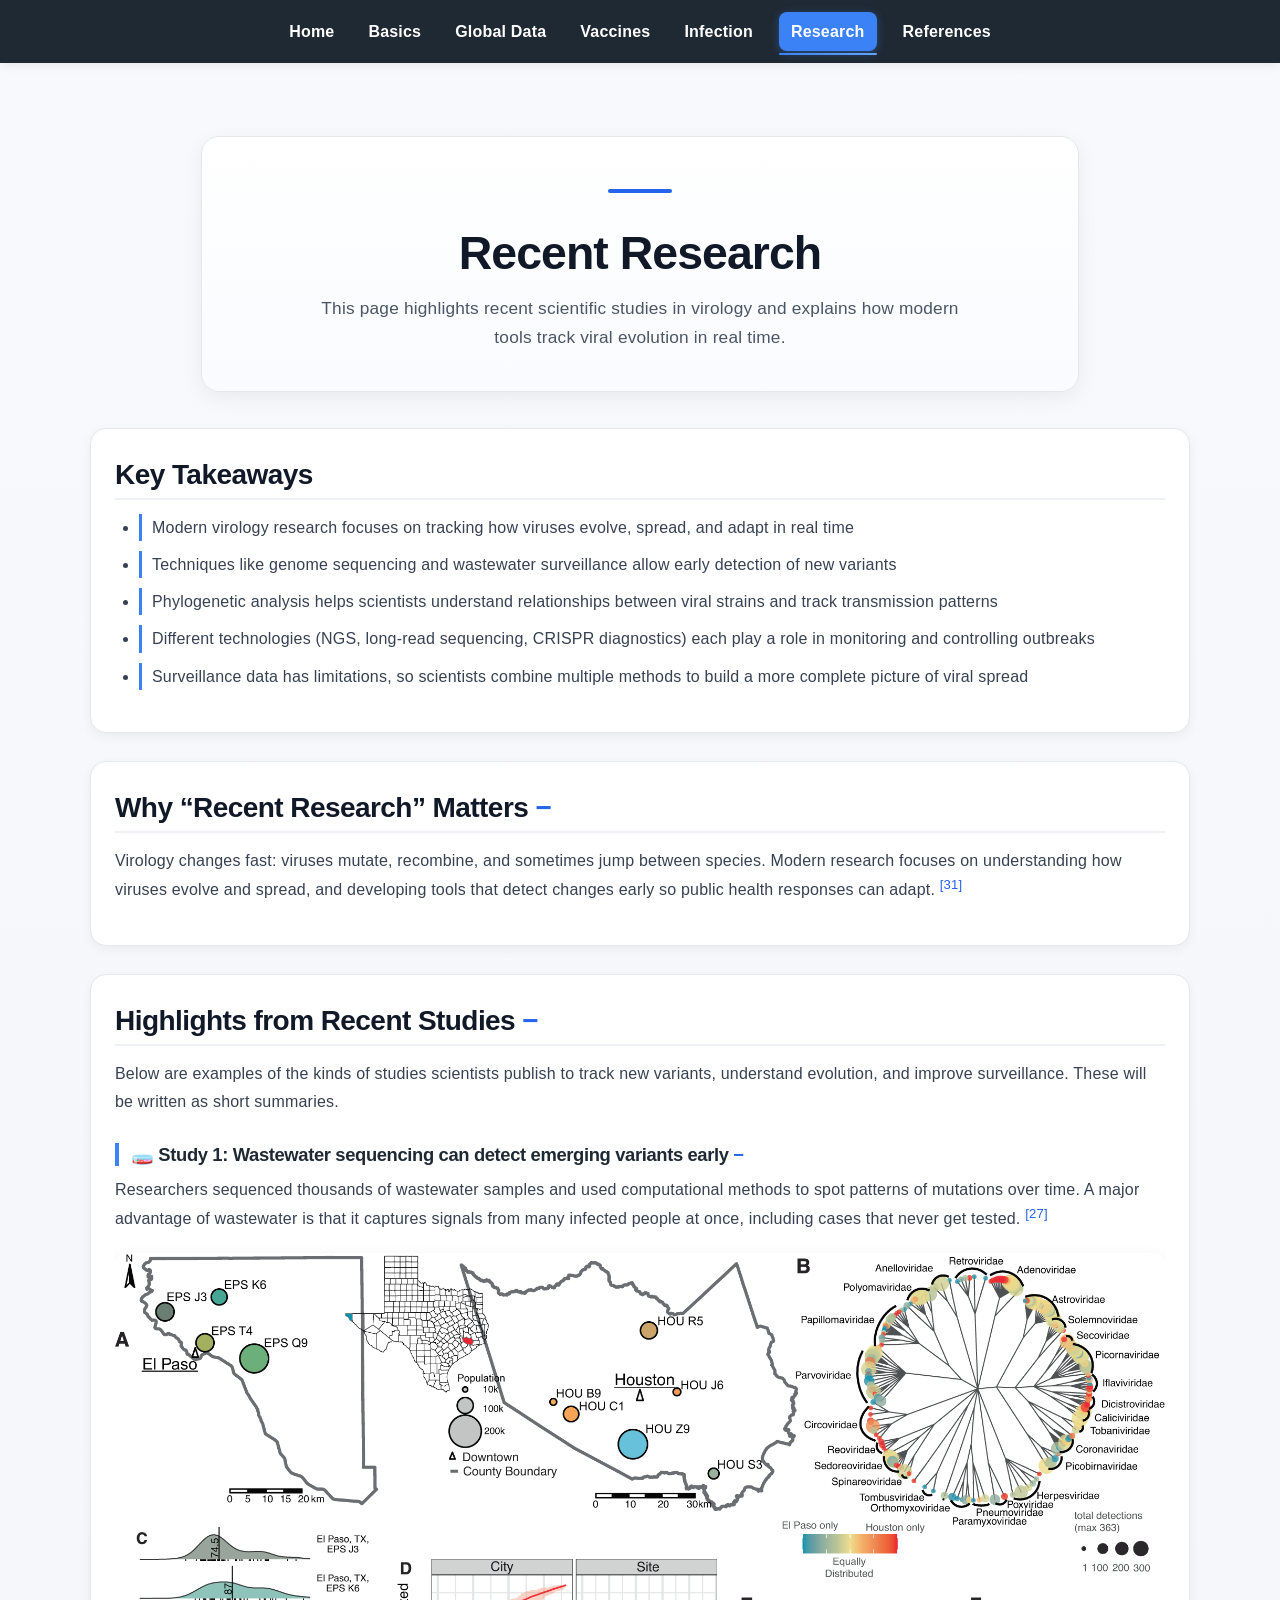
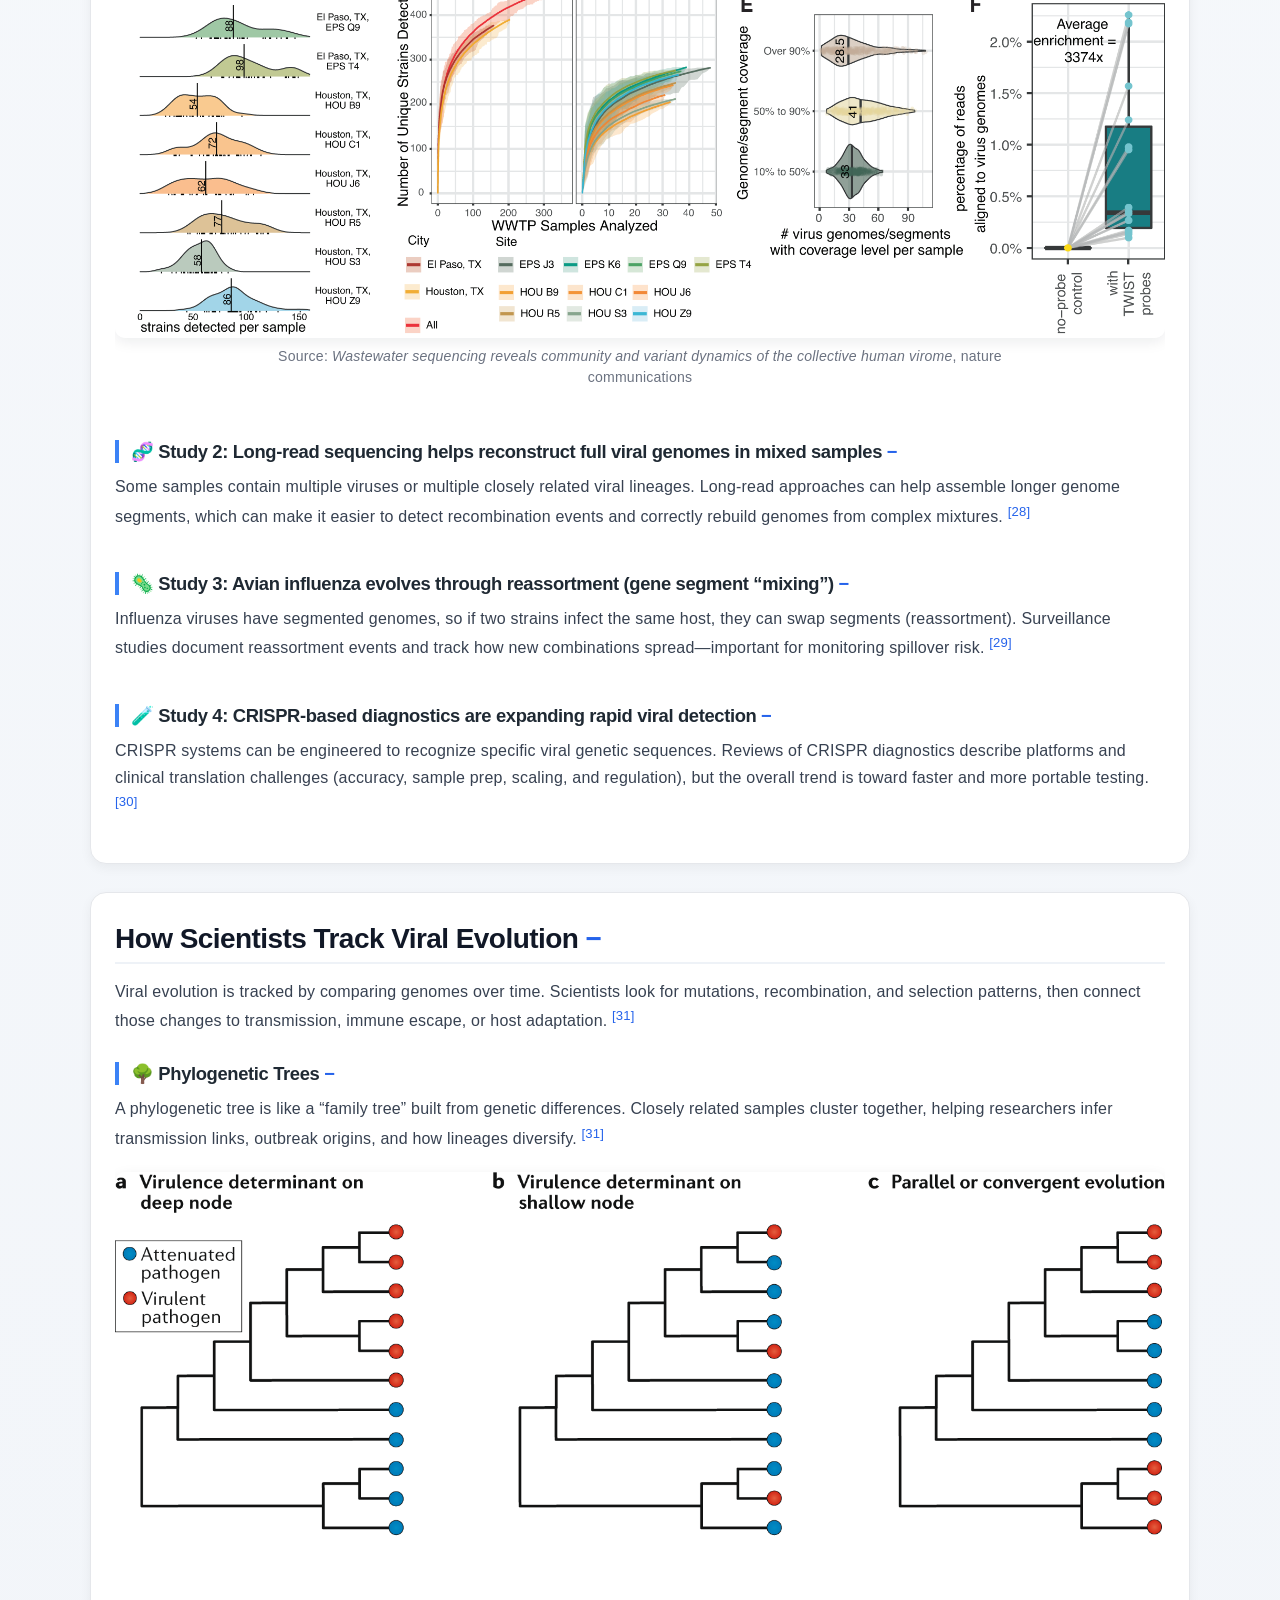
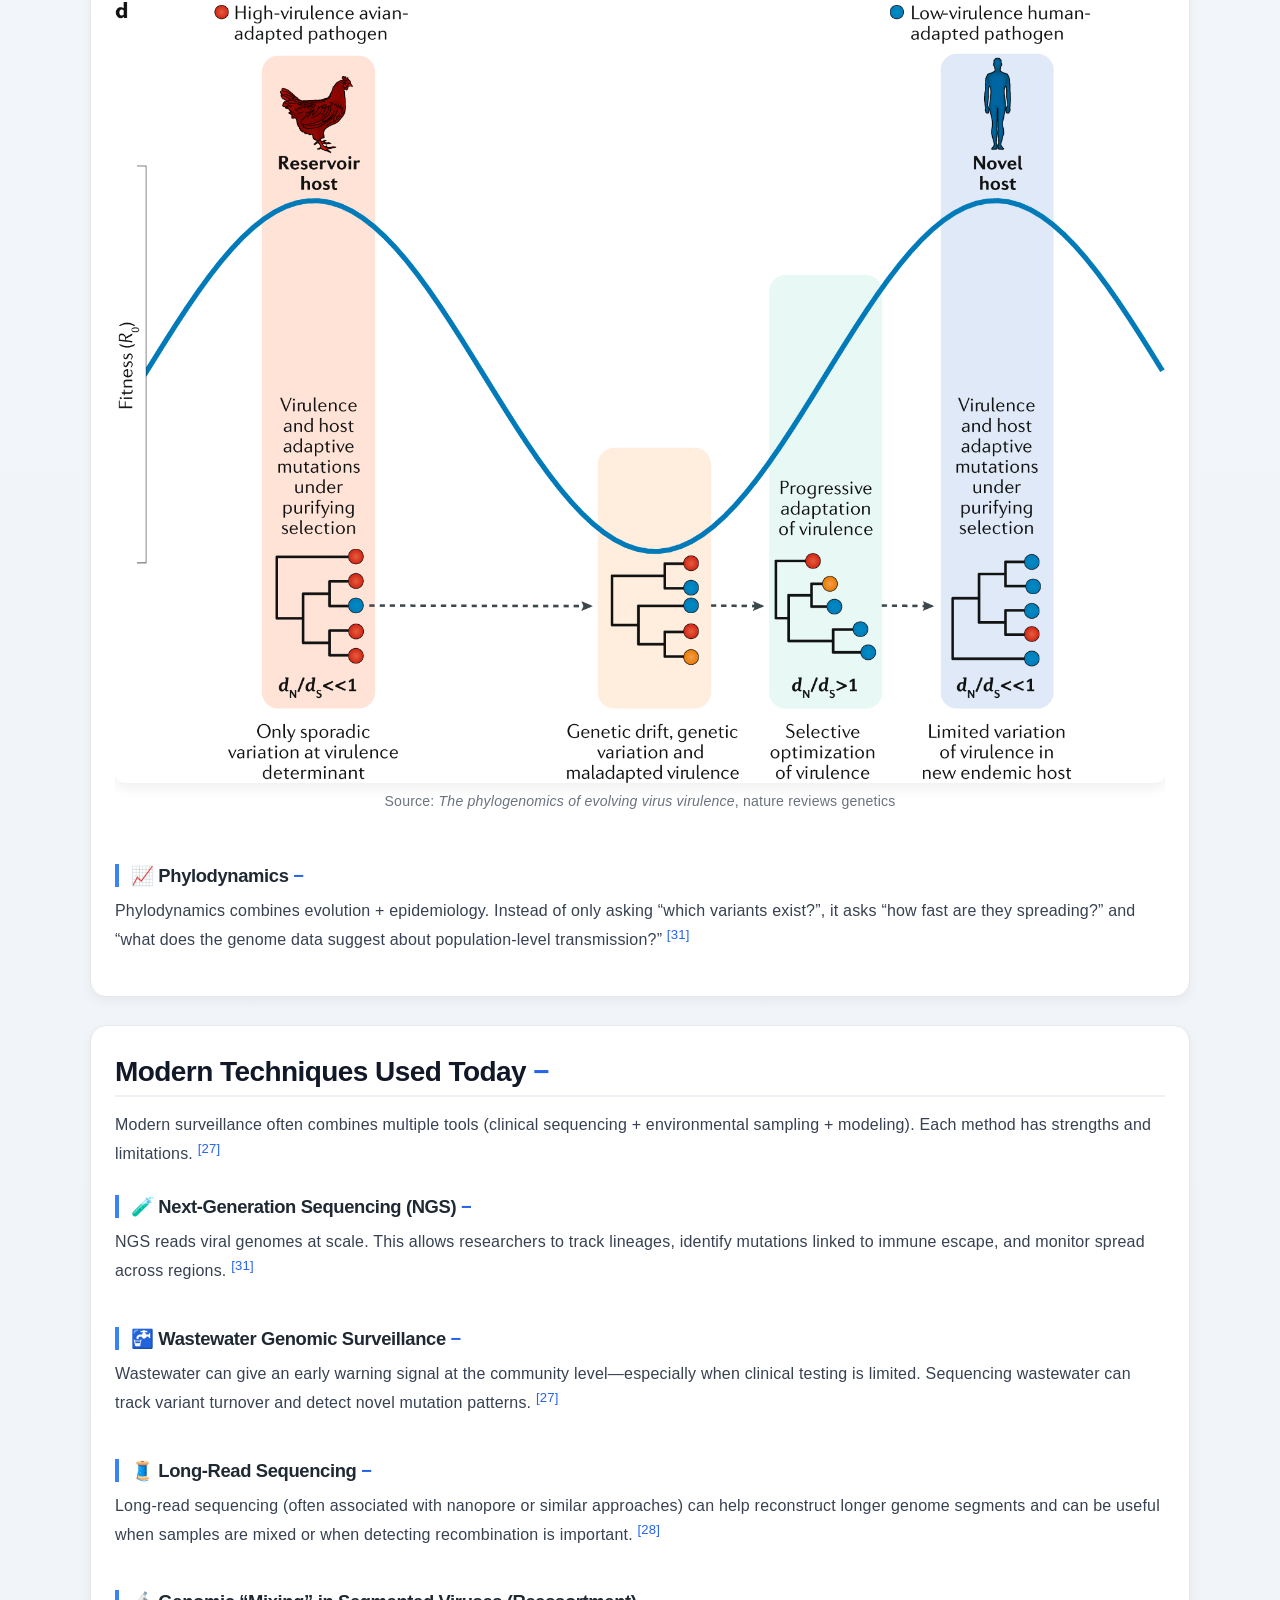
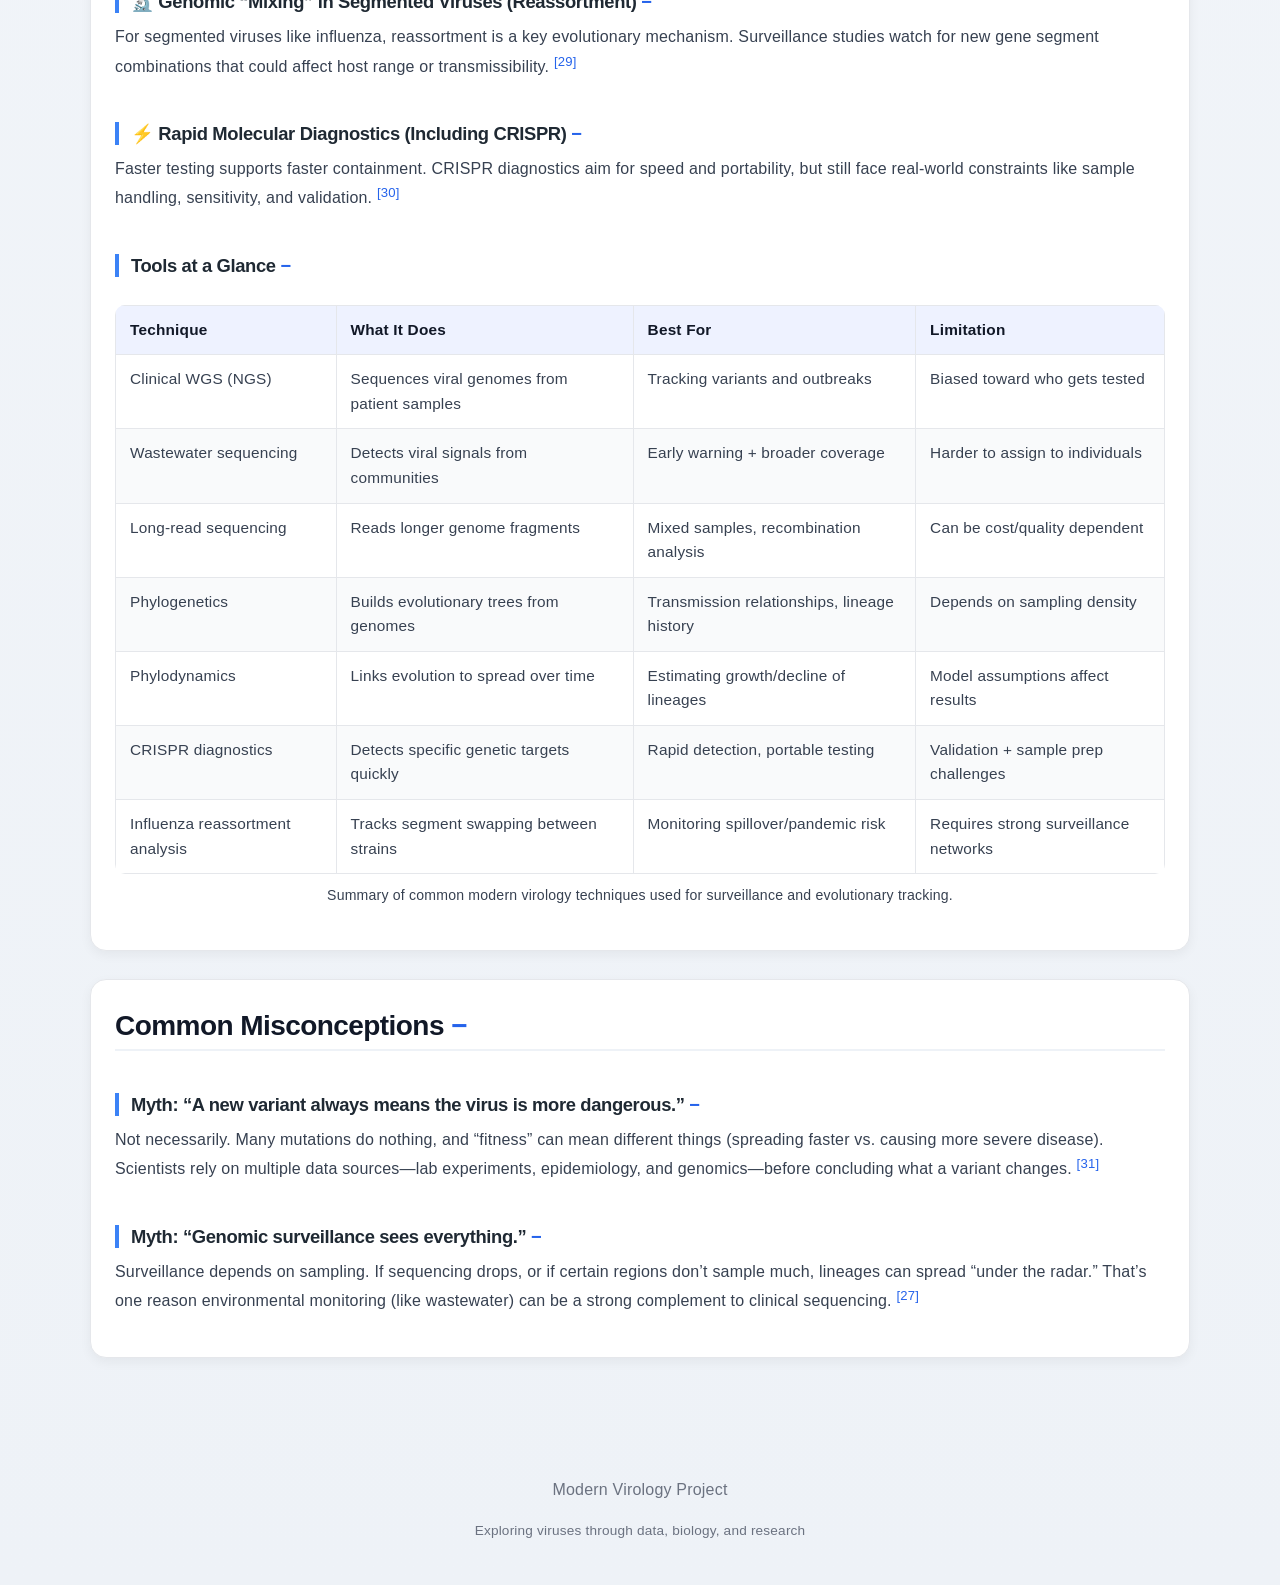
<file: pages/research.html>
<!DOCTYPE html>
<html lang="en">
<head>
  <meta charset="UTF-8" />
  <meta name="viewport" content="width=device-width, initial-scale=1.0" />
  <title>Research</title>
  <link rel="icon" type="image/png" href="../images/favicon.png">
  <link rel="stylesheet" href="../css/styles.css" />
</head>

<body>
  <nav>
    <a href="../index.html">Home</a>
    <a href="basics.html">Basics</a>
    <a href="dashboard.html">Global Data</a>
    <a href="vaccines.html">Vaccines</a>
    <a href="infection.html">Infection</a>
    <a href="research.html" class="active">Research</a>
    <a href="references.html">References</a>
  </nav>

<main>
  <header class="page-hero">
    <h1>Recent Research</h1>
    <p class="hero-subtitle">
      This page highlights recent scientific studies in virology and explains how modern tools track viral evolution in real time.
    </p>
  </header>

    <div class="section-card">
    <h2>Key Takeaways</h2>
    <ul class="styled-list">
      <li>Modern virology research focuses on tracking how viruses evolve, spread, and adapt in real time</li>
      <li>Techniques like genome sequencing and wastewater surveillance allow early detection of new variants</li>
      <li>Phylogenetic analysis helps scientists understand relationships between viral strains and track transmission patterns</li>
      <li>Different technologies (NGS, long-read sequencing, CRISPR diagnostics) each play a role in monitoring and controlling outbreaks</li>
      <li>Surveillance data has limitations, so scientists combine multiple methods to build a more complete picture of viral spread</li>
    </ul>
  </div>

  <section class="section-card">
    <h2 class="collapsible-title open">Why “Recent Research” Matters</h2>
    <div class="collapsible-content open">
      <p>
        Virology changes fast: viruses mutate, recombine, and sometimes jump between species. Modern research focuses on 
        understanding how viruses evolve and spread, and developing tools that detect changes early so public health responses can adapt.
        <a href="references.html#ref-31" class="citation">[31]</a>
      </p>
    </div>
  </section>

  <section class="section-card">
    <h2 class="collapsible-title open">Highlights from Recent Studies</h2>
    <div class="collapsible-content open">
      <p>
        Below are examples of the kinds of studies scientists publish to track new variants, understand evolution, and improve surveillance.
        These will be written as short summaries.
      </p>

      <h3 class="collapsible-title open">🧫 Study 1: Wastewater sequencing can detect emerging variants early</h3>
      <div class="collapsible-content open">
        <p>
          Researchers sequenced thousands of wastewater samples and used computational methods to spot patterns of mutations over time.
          A major advantage of wastewater is that it captures signals from many infected people at once, including cases that never get tested.
          <a href="references.html#ref-27" class="citation">[27]</a>
        </p>

        <figure class="figure">
          <img
            src="../images/wastewater-surveillance.png"
            alt="Illustration of wastewater sampling feeding into sequencing and variant tracking"
            class="classification-image"
          >
          <figcaption class="image-caption">
            Source: <em>Wastewater sequencing reveals community and variant dynamics of the collective human virome</em>, nature communications
          </figcaption>
        </figure>
      </div>

      <h3 class="collapsible-title open">🧬 Study 2: Long-read sequencing helps reconstruct full viral genomes in mixed samples</h3>
      <div class="collapsible-content open">
        <p>
          Some samples contain multiple viruses or multiple closely related viral lineages. Long-read approaches can help assemble longer genome segments,
          which can make it easier to detect recombination events and correctly rebuild genomes from complex mixtures.
          <a href="references.html#ref-28" class="citation">[28]</a>
        </p>
      </div>

      <h3 class="collapsible-title open">🦠 Study 3: Avian influenza evolves through reassortment (gene segment “mixing”)</h3>
      <div class="collapsible-content open">
        <p>
          Influenza viruses have segmented genomes, so if two strains infect the same host, they can swap segments (reassortment).
          Surveillance studies document reassortment events and track how new combinations spread—important for monitoring spillover risk.
          <a href="references.html#ref-29" class="citation">[29]</a>
        </p>
      </div>

      <h3 class="collapsible-title open">🧪 Study 4: CRISPR-based diagnostics are expanding rapid viral detection</h3>
      <div class="collapsible-content open">
        <p>
          CRISPR systems can be engineered to recognize specific viral genetic sequences. Reviews of CRISPR diagnostics describe platforms and clinical
          translation challenges (accuracy, sample prep, scaling, and regulation), but the overall trend is toward faster and more portable testing.
          <a href="references.html#ref-30" class="citation">[30]</a>
        </p>
      </div>
    </div>
  </section>

  <section class="section-card">
    <h2 class="collapsible-title open">How Scientists Track Viral Evolution</h2>
    <div class="collapsible-content open">
      <p>
        Viral evolution is tracked by comparing genomes over time. Scientists look for mutations, recombination, and selection patterns, then connect
        those changes to transmission, immune escape, or host adaptation.
        <a href="references.html#ref-31" class="citation">[31]</a>
      </p>

      <h3 class="collapsible-title open">🌳 Phylogenetic Trees</h3>
      <div class="collapsible-content open">
        <p>
          A phylogenetic tree is like a “family tree” built from genetic differences. Closely related samples cluster together, helping researchers
          infer transmission links, outbreak origins, and how lineages diversify.
          <a href="references.html#ref-31" class="citation">[31]</a>
        </p>

        <figure class="figure">
          <img
            src="../images/phylogenetic-tree.png"
            alt="Example of a phylogenetic tree showing viral lineages branching over time"
            class="classification-image"
          >
          <figcaption class="image-caption">
            Source: <em>The phylogenomics of evolving virus virulence</em>, nature reviews genetics
          </figcaption>
        </figure>
      </div>

      <h3 class="collapsible-title open">📈 Phylodynamics</h3>
      <div class="collapsible-content open">
        <p>
          Phylodynamics combines evolution + epidemiology. Instead of only asking “which variants exist?”, it asks
          “how fast are they spreading?” and “what does the genome data suggest about population-level transmission?”
          <a href="references.html#ref-31" class="citation">[31]</a>
        </p>
      </div>
    </div>
  </section>

  <section class="section-card">
    <h2 class="collapsible-title open">Modern Techniques Used Today</h2>
    <div class="collapsible-content open">
      <p>
        Modern surveillance often combines multiple tools (clinical sequencing + environmental sampling + modeling). Each method has strengths and limitations.
        <a href="references.html#ref-27" class="citation">[27]</a>
      </p>

      <h3 class="collapsible-title open">🧪 Next-Generation Sequencing (NGS)</h3>
      <div class="collapsible-content open">
        <p>
          NGS reads viral genomes at scale. This allows researchers to track lineages, identify mutations linked to immune escape, and monitor spread across regions.
          <a href="references.html#ref-31" class="citation">[31]</a>
        </p>
      </div>

      <h3 class="collapsible-title open">🚰 Wastewater Genomic Surveillance</h3>
      <div class="collapsible-content open">
        <p>
          Wastewater can give an early warning signal at the community level—especially when clinical testing is limited. Sequencing wastewater can track variant
          turnover and detect novel mutation patterns.
          <a href="references.html#ref-27" class="citation">[27]</a>
        </p>
      </div>

      <h3 class="collapsible-title open">🧵 Long-Read Sequencing</h3>
      <div class="collapsible-content open">
        <p>
          Long-read sequencing (often associated with nanopore or similar approaches) can help reconstruct longer genome segments and can be useful when samples
          are mixed or when detecting recombination is important.
          <a href="references.html#ref-28" class="citation">[28]</a>
        </p>
      </div>

      <h3 class="collapsible-title open">🔬 Genomic “Mixing” in Segmented Viruses (Reassortment)</h3>
      <div class="collapsible-content open">
        <p>
          For segmented viruses like influenza, reassortment is a key evolutionary mechanism. Surveillance studies watch for new gene segment combinations that
          could affect host range or transmissibility.
          <a href="references.html#ref-29" class="citation">[29]</a>
        </p>
      </div>

      <h3 class="collapsible-title open">⚡ Rapid Molecular Diagnostics (Including CRISPR)</h3>
      <div class="collapsible-content open">
        <p>
          Faster testing supports faster containment. CRISPR diagnostics aim for speed and portability, but still face real-world constraints like sample handling,
          sensitivity, and validation.
          <a href="references.html#ref-30" class="citation">[30]</a>
        </p>
      </div>

      <h3 class="collapsible-title open">Tools at a Glance</h3>
      <div class="collapsible-content open">
        <table class="comparison-table">
          <thead>
            <tr>
              <th>Technique</th>
              <th>What It Does</th>
              <th>Best For</th>
              <th>Limitation</th>
            </tr>
          </thead>
          <tbody>
            <tr>
              <td>Clinical WGS (NGS)</td>
              <td>Sequences viral genomes from patient samples</td>
              <td>Tracking variants and outbreaks</td>
              <td>Biased toward who gets tested</td>
            </tr>
            <tr>
              <td>Wastewater sequencing</td>
              <td>Detects viral signals from communities</td>
              <td>Early warning + broader coverage</td>
              <td>Harder to assign to individuals</td>
            </tr>
            <tr>
              <td>Long-read sequencing</td>
              <td>Reads longer genome fragments</td>
              <td>Mixed samples, recombination analysis</td>
              <td>Can be cost/quality dependent</td>
            </tr>
            <tr>
              <td>Phylogenetics</td>
              <td>Builds evolutionary trees from genomes</td>
              <td>Transmission relationships, lineage history</td>
              <td>Depends on sampling density</td>
            </tr>
            <tr>
              <td>Phylodynamics</td>
              <td>Links evolution to spread over time</td>
              <td>Estimating growth/decline of lineages</td>
              <td>Model assumptions affect results</td>
            </tr>
            <tr>
              <td>CRISPR diagnostics</td>
              <td>Detects specific genetic targets quickly</td>
              <td>Rapid detection, portable testing</td>
              <td>Validation + sample prep challenges</td>
            </tr>
            <tr>
              <td>Influenza reassortment analysis</td>
              <td>Tracks segment swapping between strains</td>
              <td>Monitoring spillover/pandemic risk</td>
              <td>Requires strong surveillance networks</td>
            </tr>
          </tbody>
        </table>

        <p class="image-caption">
          Summary of common modern virology techniques used for surveillance and evolutionary tracking.
        </p>
      </div>
    </div>
  </section>

  <section class="section-card">
    <h2 class="collapsible-title open">Common Misconceptions</h2>
    <div class="collapsible-content open">
      <h3 class="collapsible-title open">Myth: “A new variant always means the virus is more dangerous.”</h3>
      <div class="collapsible-content open">
        <p>
          Not necessarily. Many mutations do nothing, and “fitness” can mean different things (spreading faster vs. causing more severe disease).
          Scientists rely on multiple data sources—lab experiments, epidemiology, and genomics—before concluding what a variant changes.
          <a href="references.html#ref-31" class="citation">[31]</a>
        </p>
      </div>

      <h3 class="collapsible-title open">Myth: “Genomic surveillance sees everything.”</h3>
      <div class="collapsible-content open">
        <p>
          Surveillance depends on sampling. If sequencing drops, or if certain regions don’t sample much, lineages can spread “under the radar.”
          That’s one reason environmental monitoring (like wastewater) can be a strong complement to clinical sequencing.
          <a href="references.html#ref-27" class="citation">[27]</a>
        </p>
      </div>
    </div>
  </section>
</main>
    <footer class="footer">
      <p>Modern Virology Project</p>
      <p class="footer-sub">Exploring viruses through data, biology, and research</p>
  </footer>
  <script src="../js/script.js"></script>
</body>
</html>
</file>
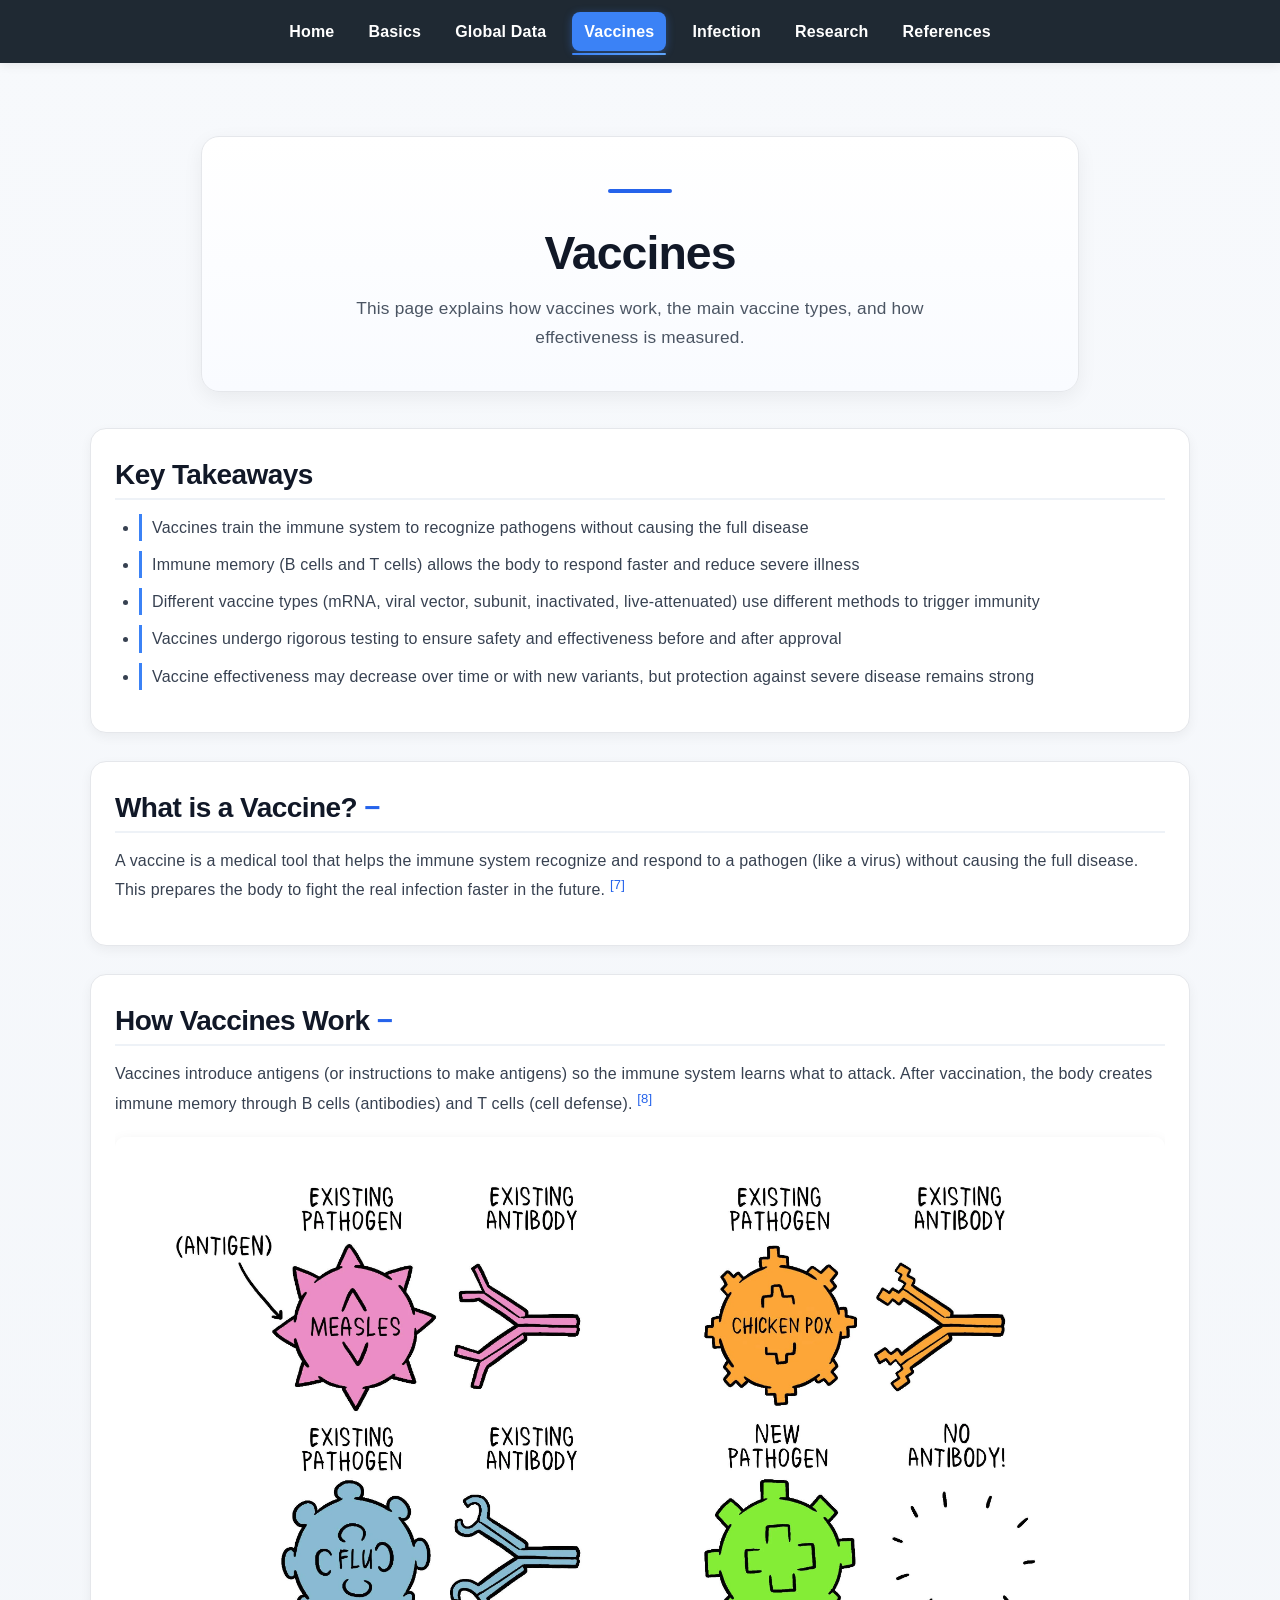
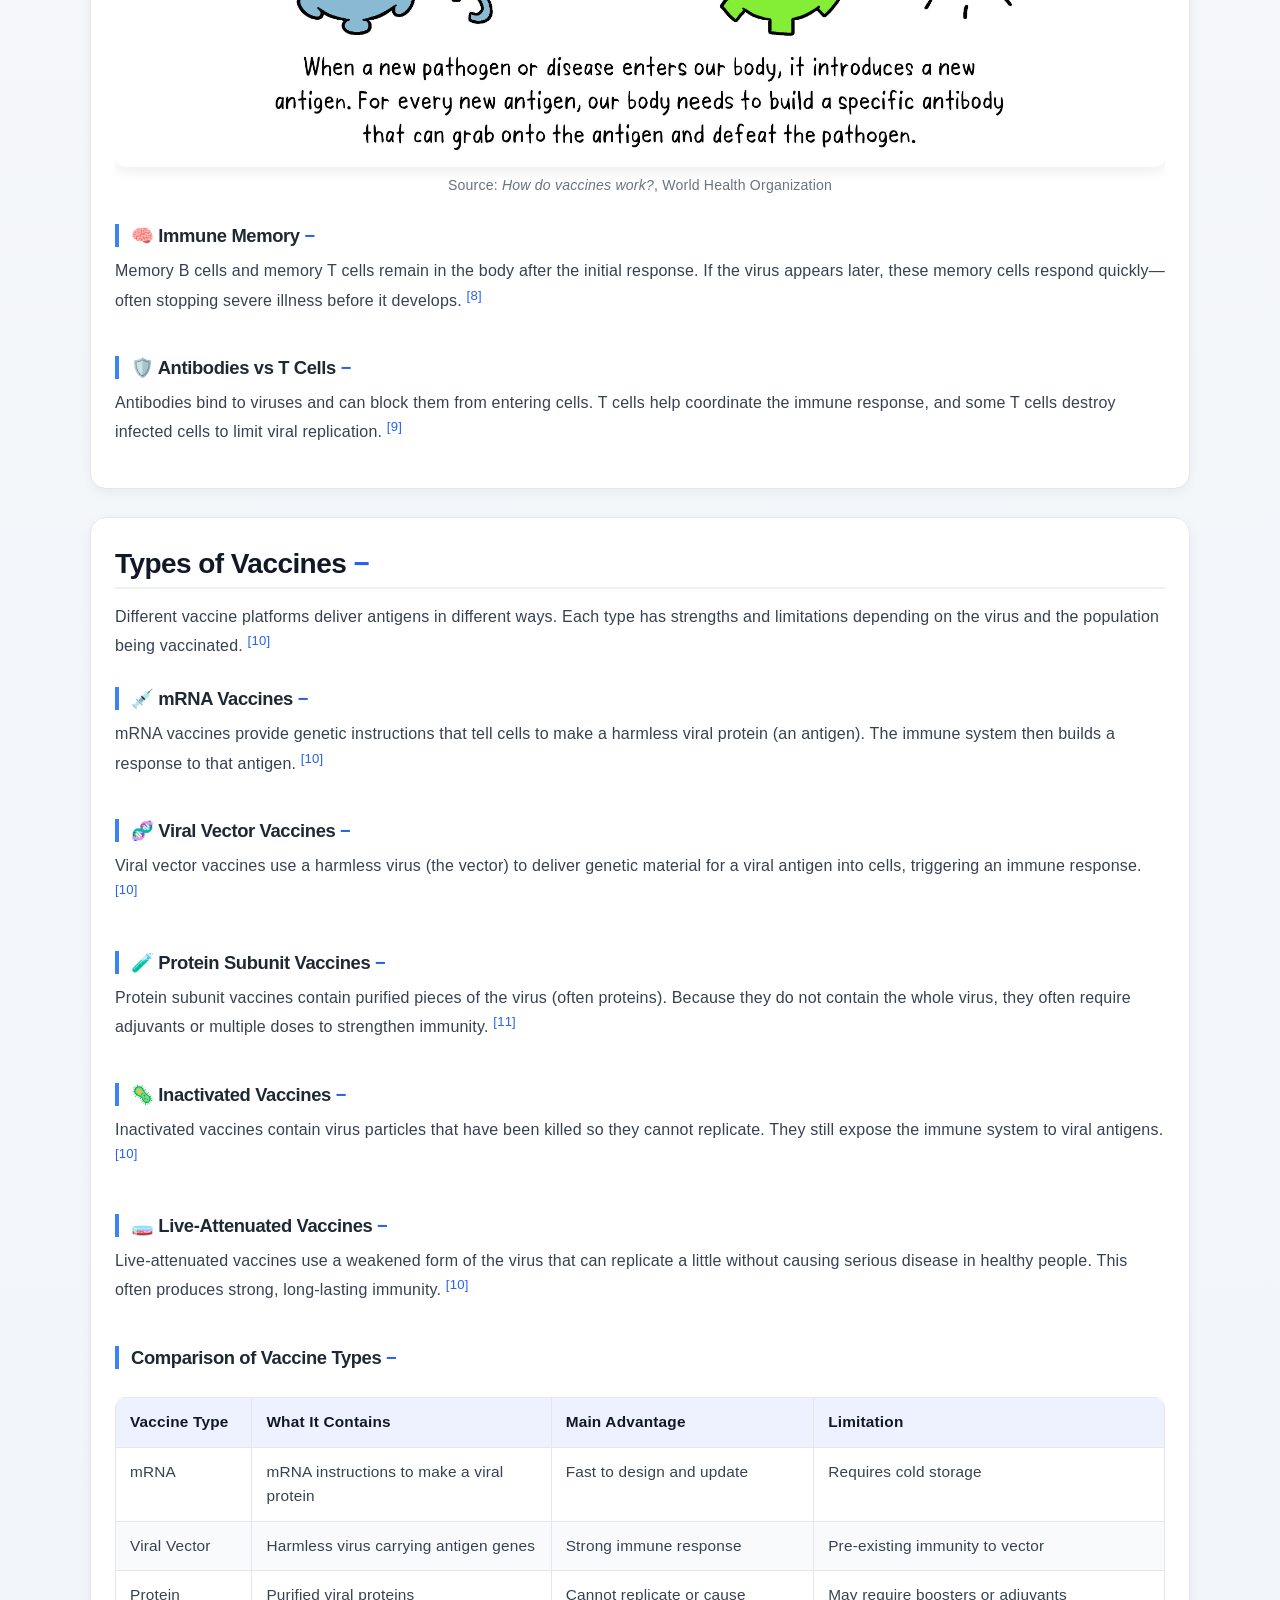
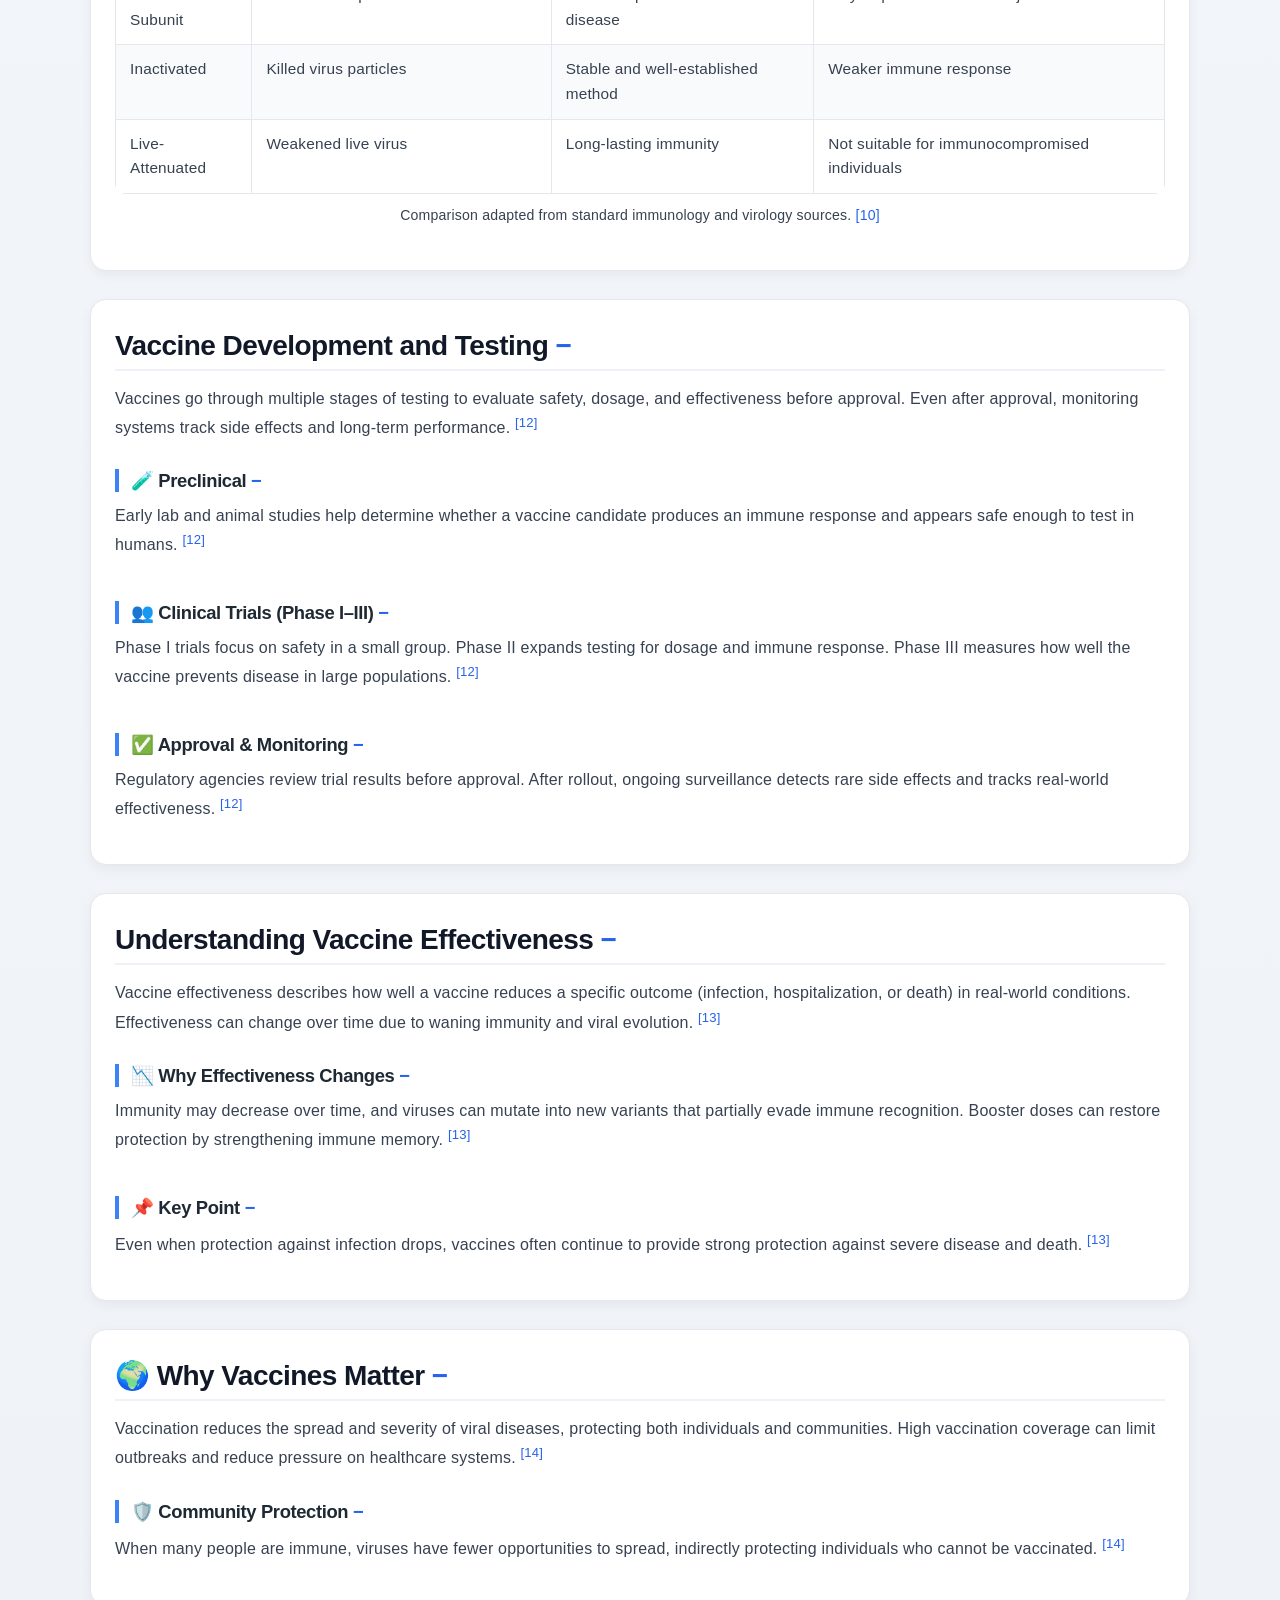
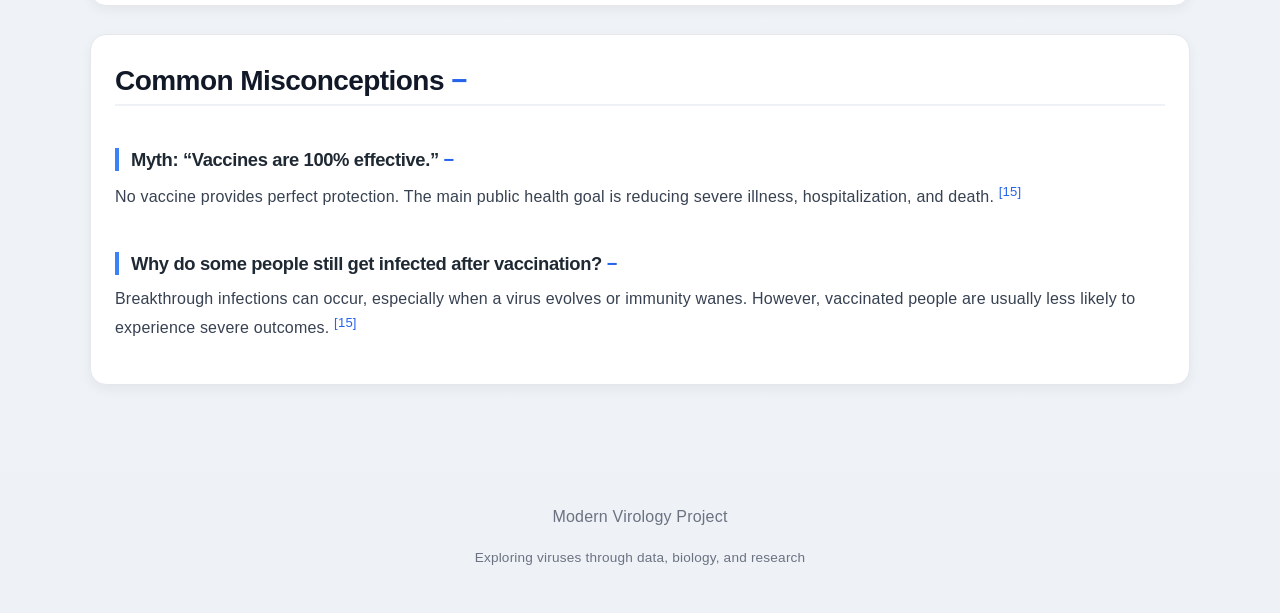
<file: pages/vaccines.html>
<!DOCTYPE html>
<html lang="en">
<head>
  <meta charset="UTF-8" />
  <meta name="viewport" content="width=device-width, initial-scale=1.0" />
  <title>Vaccines</title>
  <link rel="icon" type="image/png" href="../images/favicon.png">
  <link rel="stylesheet" href="../css/styles.css" />
</head>

<body>
  <nav>
    <a href="../index.html">Home</a>
    <a href="basics.html">Basics</a>
    <a href="dashboard.html">Global Data</a>
    <a href="vaccines.html" class="active">Vaccines</a>
    <a href="infection.html">Infection</a>
    <a href="research.html">Research</a>
    <a href="references.html">References</a>
  </nav>

<main>
  <header class="page-hero">
    <h1>Vaccines</h1>
    <p class="hero-subtitle">
      This page explains how vaccines work, the main vaccine types, and how effectiveness is measured.
    </p>
  </header>

    <div class="section-card">
    <h2>Key Takeaways</h2>
    <ul class="styled-list">
      <li>Vaccines train the immune system to recognize pathogens without causing the full disease</li>
      <li>Immune memory (B cells and T cells) allows the body to respond faster and reduce severe illness</li>
      <li>Different vaccine types (mRNA, viral vector, subunit, inactivated, live-attenuated) use different methods to trigger immunity</li>
      <li>Vaccines undergo rigorous testing to ensure safety and effectiveness before and after approval</li>
      <li>Vaccine effectiveness may decrease over time or with new variants, but protection against severe disease remains strong</li>
    </ul>
  </div>

  <section class="section-card">
    <h2 class="collapsible-title open">What is a Vaccine?</h2>
    <div class="collapsible-content open">
      <p>
        A vaccine is a medical tool that helps the immune system recognize and respond to a pathogen (like a virus)
        without causing the full disease. This prepares the body to fight the real infection faster in the future.
        <a href="references.html#ref-7" class="citation">[7]</a>
      </p>
    </div>
  </section>

  <section class="section-card">
    <h2 class="collapsible-title open">How Vaccines Work</h2>
    <div class="collapsible-content open">
      <p>
        Vaccines introduce antigens (or instructions to make antigens) so the immune system learns what to attack.
        After vaccination, the body creates immune memory through B cells (antibodies) and T cells (cell defense).
        <a href="references.html#ref-8" class="citation">[8]</a>
      </p>

      <figure class="figure">
        <img src="../images/vaccination.webp" alt="Diagram of how vaccines work" class="classification-image">
        <figcaption class="image-caption">
          Source: <em>How do vaccines work?</em>, World Health Organization
        </figcaption>
      </figure>

      <h3 class="collapsible-title open">🧠 Immune Memory</h3>
      <div class="collapsible-content open">
        <p>
          Memory B cells and memory T cells remain in the body after the initial response. If the virus appears later,
          these memory cells respond quickly—often stopping severe illness before it develops.
          <a href="references.html#ref-8" class="citation">[8]</a>
        </p>
      </div>

      <h3 class="collapsible-title open">🛡️ Antibodies vs T Cells</h3>
      <div class="collapsible-content open">
        <p>
          Antibodies bind to viruses and can block them from entering cells. T cells help coordinate the immune response,
          and some T cells destroy infected cells to limit viral replication.
          <a href="references.html#ref-9" class="citation">[9]</a>
        </p>
      </div>
    </div>
  </section>

  <section class="section-card">
    <h2 class="collapsible-title open">Types of Vaccines</h2>
    <div class="collapsible-content open">
      <p>
        Different vaccine platforms deliver antigens in different ways. Each type has strengths and limitations
        depending on the virus and the population being vaccinated.
        <a href="references.html#ref-10" class="citation">[10]</a>
      </p>

      <h3 class="collapsible-title open">💉 mRNA Vaccines</h3>
      <div class="collapsible-content open">
        <p>
          mRNA vaccines provide genetic instructions that tell cells to make a harmless viral protein (an antigen). The
          immune system then builds a response to that antigen.
          <a href="references.html#ref-11" class="citation">[10]</a>
        </p>
      </div>

      <h3 class="collapsible-title open">🧬 Viral Vector Vaccines</h3>
      <div class="collapsible-content open">
        <p>
          Viral vector vaccines use a harmless virus (the vector) to deliver genetic material for a viral antigen into
          cells, triggering an immune response.
          <a href="references.html#ref-10" class="citation">[10]</a>
        </p>
      </div>

      <h3 class="collapsible-title open">🧪 Protein Subunit Vaccines</h3>
      <div class="collapsible-content open">
        <p>
          Protein subunit vaccines contain purified pieces of the virus (often proteins). Because they do not contain the
          whole virus, they often require adjuvants or multiple doses to strengthen immunity.
          <a href="references.html#ref-11" class="citation">[11]</a>
        </p>
      </div>

      <h3 class="collapsible-title open">🦠 Inactivated Vaccines</h3>
      <div class="collapsible-content open">
        <p>
          Inactivated vaccines contain virus particles that have been killed so they cannot replicate. They still expose
          the immune system to viral antigens.
          <a href="references.html#ref-10" class="citation">[10]</a>
        </p>
      </div>

      <h3 class="collapsible-title open">🧫 Live-Attenuated Vaccines</h3>
      <div class="collapsible-content open">
        <p>
          Live-attenuated vaccines use a weakened form of the virus that can replicate a little without causing serious
          disease in healthy people. This often produces strong, long-lasting immunity.
          <a href="references.html#ref-10" class="citation">[10]</a>
        </p>
      </div>

      <h3 class="collapsible-title open">Comparison of Vaccine Types</h3>
      <div class="collapsible-content open">
        <table class="comparison-table">
          <thead>
            <tr>
              <th>Vaccine Type</th>
              <th>What It Contains</th>
              <th>Main Advantage</th>
              <th>Limitation</th>
            </tr>
          </thead>
          <tbody>
            <tr>
              <td>mRNA</td>
              <td>mRNA instructions to make a viral protein</td>
              <td>Fast to design and update</td>
              <td>Requires cold storage</td>
            </tr>
            <tr>
              <td>Viral Vector</td>
              <td>Harmless virus carrying antigen genes</td>
              <td>Strong immune response</td>
              <td>Pre-existing immunity to vector</td>
            </tr>
            <tr>
              <td>Protein Subunit</td>
              <td>Purified viral proteins</td>
              <td>Cannot replicate or cause disease</td>
              <td>May require boosters or adjuvants</td>
            </tr>
            <tr>
              <td>Inactivated</td>
              <td>Killed virus particles</td>
              <td>Stable and well-established method</td>
              <td>Weaker immune response</td>
            </tr>
            <tr>
              <td>Live-Attenuated</td>
              <td>Weakened live virus</td>
              <td>Long-lasting immunity</td>
              <td>Not suitable for immunocompromised individuals</td>
            </tr>
          </tbody>
        </table>

        <p class="image-caption">
          Comparison adapted from standard immunology and virology sources.
          <a href="references.html#ref-10">[10]</a>
        </p>
      </div>
    </div>
  </section>

  <section class="section-card">
    <h2 class="collapsible-title open">Vaccine Development and Testing</h2>
    <div class="collapsible-content open">
      <p>
        Vaccines go through multiple stages of testing to evaluate safety, dosage, and effectiveness before approval.
        Even after approval, monitoring systems track side effects and long-term performance.
        <a href="references.html#ref-12" class="citation">[12]</a>
      </p>

      <h3 class="collapsible-title open">🧪 Preclinical</h3>
      <div class="collapsible-content open">
        <p>
          Early lab and animal studies help determine whether a vaccine candidate produces an immune response and appears
          safe enough to test in humans.
          <a href="references.html#ref-12" class="citation">[12]</a>
        </p>
      </div>

      <h3 class="collapsible-title open">👥 Clinical Trials (Phase I–III)</h3>
      <div class="collapsible-content open">
        <p>
          Phase I trials focus on safety in a small group. Phase II expands testing for dosage and immune response. Phase
          III measures how well the vaccine prevents disease in large populations.
          <a href="references.html#ref-12" class="citation">[12]</a>
        </p>
      </div>

      <h3 class="collapsible-title open">✅ Approval & Monitoring</h3>
      <div class="collapsible-content open">
        <p>
          Regulatory agencies review trial results before approval. After rollout, ongoing surveillance detects rare side
          effects and tracks real-world effectiveness.
          <a href="references.html#ref-12" class="citation">[12]</a>
        </p>
      </div>
    </div>
  </section>

  <section class="section-card">
    <h2 class="collapsible-title open">Understanding Vaccine Effectiveness</h2>
    <div class="collapsible-content open">
      <p>
        Vaccine effectiveness describes how well a vaccine reduces a specific outcome (infection, hospitalization, or
        death) in real-world conditions. Effectiveness can change over time due to waning immunity and viral evolution.
        <a href="references.html#ref-13" class="citation">[13]</a>
      </p>

      <h3 class="collapsible-title open">📉 Why Effectiveness Changes</h3>
      <div class="collapsible-content open">
        <p>
          Immunity may decrease over time, and viruses can mutate into new variants that partially evade immune
          recognition. Booster doses can restore protection by strengthening immune memory.
          <a href="references.html#ref-13" class="citation">[13]</a>
        </p>
      </div>

      <h3 class="collapsible-title open">📌 Key Point</h3>
      <div class="collapsible-content open">
        <p>
          Even when protection against infection drops, vaccines often continue to provide strong protection against
          severe disease and death.
          <a href="references.html#ref-13" class="citation">[13]</a>
        </p>
      </div>
    </div>
  </section>

  <section class="section-card">
    <h2 class="collapsible-title open">🌍 Why Vaccines Matter</h2>
    <div class="collapsible-content open">
      <p>
        Vaccination reduces the spread and severity of viral diseases, protecting both individuals and communities.
        High vaccination coverage can limit outbreaks and reduce pressure on healthcare systems.
        <a href="references.html#ref-14" class="citation">[14]</a>
      </p>

      <h3 class="collapsible-title open">🛡️ Community Protection</h3>
      <div class="collapsible-content open">
        <p>
          When many people are immune, viruses have fewer opportunities to spread, indirectly protecting individuals who cannot be vaccinated.
          <a href="references.html#ref-14" class="citation">[14]</a>
        </p>
      </div>
    </div>
  </section>

  <section class="section-card">
    <h2 class="collapsible-title open">Common Misconceptions</h2>
    <div class="collapsible-content open">
      <h3 class="collapsible-title open">Myth: “Vaccines are 100% effective.”</h3>
      <div class="collapsible-content open">
        <p>
          No vaccine provides perfect protection. The main public health goal is reducing severe illness, hospitalization,
          and death.
          <a href="references.html#ref-15" class="citation">[15]</a>
        </p>
      </div>

      <h3 class="collapsible-title open">Why do some people still get infected after vaccination?</h3>
      <div class="collapsible-content open">
        <p>
          Breakthrough infections can occur, especially when a virus evolves or immunity wanes. However, vaccinated people
          are usually less likely to experience severe outcomes.
          <a href="references.html#ref-15" class="citation">[15]</a>
        </p>
      </div>
    </div>
  </section>
</main>
    <footer class="footer">
      <p>Modern Virology Project</p>
      <p class="footer-sub">Exploring viruses through data, biology, and research</p>
  </footer>
  <script src="../js/script.js"></script>
</body>
</html>
</file>
<file: css/styles.css>
html {
    scroll-behavior: smooth;
}

:target {
    scroll-margin-top: 90px;
}

body {
    font-family: 'Inter', sans-serif;
    margin: 0;
    padding-top: 80px;
    background: linear-gradient(to bottom, #f7f9fc, #eef2f7);
    color: #111827;
    line-height: 1.7;
    letter-spacing: 0.2px;
}

nav {
    position: fixed;
    top: 0;
    left: 0;
    width: 100%;

    display: flex;
    justify-content: center;    
    align-items: center;
    flex-wrap: wrap;             
    gap: 18px;                   

    background-color: #1f2933;
    padding: 12px 16px;
    z-index: 1000;
    box-sizing: border-box;

    box-shadow: 0 2px 10px rgba(0, 0, 0, 0.08);
}

nav a {
    position: relative;
    color: white;
    text-decoration: none;
    font-weight: 600;

    padding: 6px 8px;
    border-radius: 6px;

    transition: all 0.2s ease;
}

nav a::after {
    content: "";
    position: absolute;
    left: 0;
    bottom: -4px;

    width: 0%;
    height: 2px;

    background: linear-gradient(90deg, #3b82f6, #60a5fa);
    border-radius: 2px;

    transition: width 0.25s ease;
}

nav a:hover {
    background: rgba(59, 130, 246, 0.15);
    border-radius: 8px;
}
nav a:hover::after {
    width: 100%;
}


nav a.active {
    background: #3b82f6;
    box-shadow: 0 2px 8px rgba(59, 130, 246, 0.4);
    color: white;
    padding: 6px 12px;
    border-radius: 8px;
}


nav a.active::after {
    width: 100%;
}

main {
    max-width: 1100px;
    margin: 0 auto;
    padding: 36px 20px 48px;
}

h1,
h2,
h3 {
    font-family: 'Inter', sans-serif;
    font-weight: 700;
    line-height: 1.25;
    letter-spacing: -0.02em;
}

h1 {
    text-align: center;
}

p,
li {
    font-family: 'Roboto', sans-serif;
}

.hero {
    text-align: center;
    padding: 0;
}

.hero h1 {
    margin-top: 0;
    margin-bottom: 10px;
}

.hero p {
    margin-top: 0;
}

.page-hero {
    text-align: center;
    padding: 52px 28px 38px;
    margin-top: 20px;
    margin-bottom: 36px;
    background: linear-gradient(to bottom, #ffffff, #f9fbff);
    border: 1px solid #e5e7eb;
    border-radius: 18px;
    max-width: 820px;
    margin-left: auto;
    margin-right: auto;
    box-shadow: 0 6px 20px rgba(0,0,0,0.06);
}

.page-hero::before {
    content: "";
    display: block;
    width: 64px;
    height: 4px;
    background-color: #2563eb;
    margin: 0 auto 16px;
    border-radius: 999px;
}

.page-hero h1 {
    font-size: clamp(2.1rem, 4vw, 2.9rem);
    margin-bottom: 12px;
    color: #111827;
}

.hero-subtitle {
    font-size: 1.08rem;
    color: #4b5563;
    max-width: 660px;
    margin: 0 auto;
    line-height: 1.7;
}

.section-card {
    background: #ffffff;
    text-align: left;
    padding: 28px 24px;
    border-radius: 16px;
    margin: 24px 0;
    border: 1px solid #e5e7eb;
    box-shadow: 0 4px 12px rgba(0,0,0,0.05);
    transition: transform 0.2s ease, box-shadow 0.2s ease;
}

.section-card:hover {
    transform: translateY(-4px);
    box-shadow: 0 10px 24px rgba(0,0,0,0.08);
}

.section-card + .section-card {
    margin-top: 28px;
}

main .section-card {
    text-align: left;
}

.section-card h2 {
    margin-top: 0;
    margin-bottom: 14px;
    font-size: 1.75rem;
    color: #111827;
    border-bottom: 2px solid #eef2f7;
    padding-bottom: 6px;
}

.section-card h3 {
    margin-top: 1.75rem;
    margin-bottom: 10px;
    font-size: 1.15rem;
    font-weight: 600;
    color: #1f2933;
    border-left: 4px solid #3b82f6;
    padding-left: 12px;
}

.section-card p {
    margin-top: 0;
    margin-bottom: 14px;
    line-height: 1.7;
    color: #374151;
}

.section-card ul,
.section-card ol {
    padding-left: 24px;
    margin-top: 0;
    margin-bottom: 14px;
}

.section-card li {
    margin-bottom: 10px;
    color: #374151;
}

.card-header {
    display: flex;
    align-items: center;
    gap: 10px;
    margin-bottom: 12px;
}

.card-icon {
    font-size: 1.6rem;
}

.card-link {
    display: inline-block;
    margin-top: 12px;
    font-weight: 600;
    color: #3b82f6;
    text-decoration: none;
}

.card-link:hover {
    text-decoration: underline;
}

.figure {
    margin: 20px 0 24px;
}

.classification-image {
    display: block;
    max-width: 100%;
    height: auto;
    margin: 0 auto;
    border-radius: 10px;
    box-shadow: 0 4px 14px rgba(15, 23, 42, 0.08);
}

.image-caption {
    margin: 8px auto 0;
    font-size: 0.88rem;
    color: #6b7280;
    text-align: center;
    max-width: 800px;
    line-height: 1.5;
}

.comparison-table {
    width: 100%;
    border-collapse: collapse;
    margin: 18px 0 10px;
    font-size: 0.96rem;
    border-radius: 10px;
    overflow: hidden;
    background-color: #ffffff;
}

.comparison-table th,
.comparison-table td {
    border: 1px solid #e5e7eb;
    padding: 12px 14px;
    text-align: left;
    vertical-align: top;
    line-height: 1.6;
}

.comparison-table th {
    background-color: #eef2ff;
    font-weight: 700;
    color: #111827;
}

.comparison-table td {
    color: #374151;
}

.comparison-table tr:nth-child(even) {
    background-color: #f9fafb;
}

.comparison-table tr:hover {
    background-color: #eef4ff;
}

.citation {
    font-size: 0.82em;
    vertical-align: super;
    color: #2563eb;
    text-decoration: none;
    font-weight: 600;
}

.citation:hover {
    text-decoration: underline;
}

.section-card li:target {
    background-color: #fff8c5;
    box-shadow: inset 0 0 0 8px #fff8c5;
    border-radius: 8px;
}

.section-card ol li {
    line-height: 1.7;
    padding-left: 24px;
    text-indent: -24px;
    overflow-wrap: anywhere;
    word-break: break-word;
}

.section-card em {
    font-style: italic;
}

.section-card a {
    color: #2563eb;
    text-decoration: none;
    position: relative;

    font-weight: 500;
    transition: color 0.2s ease;
}

.section-card a::after {
    content: "";
    position: absolute;
    left: 0;
    bottom: -2px;

    width: 0%;
    height: 2px;

    background: #2563eb;
    border-radius: 2px;

    transition: width 0.2s ease;
}

.section-card a:hover {
    color: #1d4ed8;
}

.section-card a:hover::after {
    width: 100%;
}

.section-card a:visited {
    color: #6f42c1;
}

.highlight-note {
    background-color: #eff6ff;
    border-left: 4px solid #3b82f6;
    padding: 12px 14px;
    border-radius: 8px;
    color: #1e3a8a;
    margin: 16px 0;
}
.footer {
    text-align: center;
    padding: 30px 10px;
    color: #6b7280;
}

.footer-sub {
    font-size: 0.85rem;
    margin-top: 5px;
}
.back-to-top {
    position: fixed;
    right: 24px;
    bottom: 24px;
    width: 42px;
    height: 42px;
    border: none;
    border-radius: 50%;
    background-color: #2563eb;
    color: white;
    font-size: 1.3rem;
    font-weight: 700;
    cursor: pointer;
    opacity: 0;
    pointer-events: none;
    transition: opacity 0.2s ease, transform 0.2s ease;
    box-shadow: 0 6px 18px rgba(15, 23, 42, 0.2);
}

.back-to-top.show {
    opacity: 1;
    pointer-events: auto;
}

.back-to-top:hover {
    transform: translateY(-3px);
}

.collapsible-title {
    cursor: pointer;
    user-select: none;
}

.collapsible-title::after {
    content: " +";
    color: #2563eb;
}

.collapsible-title.open::after {
    content: " −";
}

.collapsible-content {
    max-height: 0;
    overflow: hidden;
    transition: max-height 0.25s ease;
}

.collapsible-content.open {
    max-height: 2000px;
}

canvas {
    max-width: 900px;
    margin: 24px auto;
    display: block;
    opacity: 0;
    transform: translateY(10px);
    animation: fadeInChart 0.6s ease forwards;
}

@keyframes fadeInChart {
    to {
        opacity: 1;
        transform: translateY(0);
    }
}
.chart-box {
    background: #f9fafb;
    border: 1px solid #e5e7eb;
    border-radius: 14px;
    padding: 20px;
    margin: 20px 0;
}

.chart-controls {
    display: flex;
    align-items: center;
    gap: 10px;
    margin-bottom: 18px;
    flex-wrap: wrap;
}

.chart-controls label {
    font-weight: 600;
    color: #374151;
}

.chart-controls select {
    padding: 8px 10px;
    border: 1px solid #cbd5e1;
    border-radius: 8px;
    background-color: white;
    font-family: inherit;
    font-size: 0.95rem;
}

.chart-box canvas {
    width: 100% !important;
    max-width: 850px;
    height: 360px !important;
    margin: 0 auto;
    display: block;
}
.styled-list li {
    margin-top: 10px;
    margin-bottom: 10px;
    padding-left: 10px;
    border-left: 3px solid #3b82f6;
}
select {
    transition: border 0.2s ease, box-shadow 0.2s ease;
}

select:focus {
    outline: none;
    border-color: #3b82f6;
    box-shadow: 0 0 0 2px rgba(59,130,246,0.2);
}

@media (max-width: 768px) {
    body {
        padding-top: 72px;
    }

    nav {
        padding: 12px 16px;
    }

    nav a {
        margin-right: 14px;
        font-size: 0.95rem;
    }

    main {
        padding: 24px 14px 36px;
    }

    .page-hero {
        padding: 40px 18px 30px;
        border-radius: 14px;
    }

    .section-card {
        padding: 20px 16px;
        border-radius: 12px;
        transition: transform 0.2s ease, box-shadow 0.2s ease;
    }

    .section-card h2 {
        font-size: 1.5rem;
    }

    .comparison-table {
        font-size: 0.9rem;
    }

    .comparison-table th,
    .comparison-table td {
        padding: 10px;
    }
}
</file>
